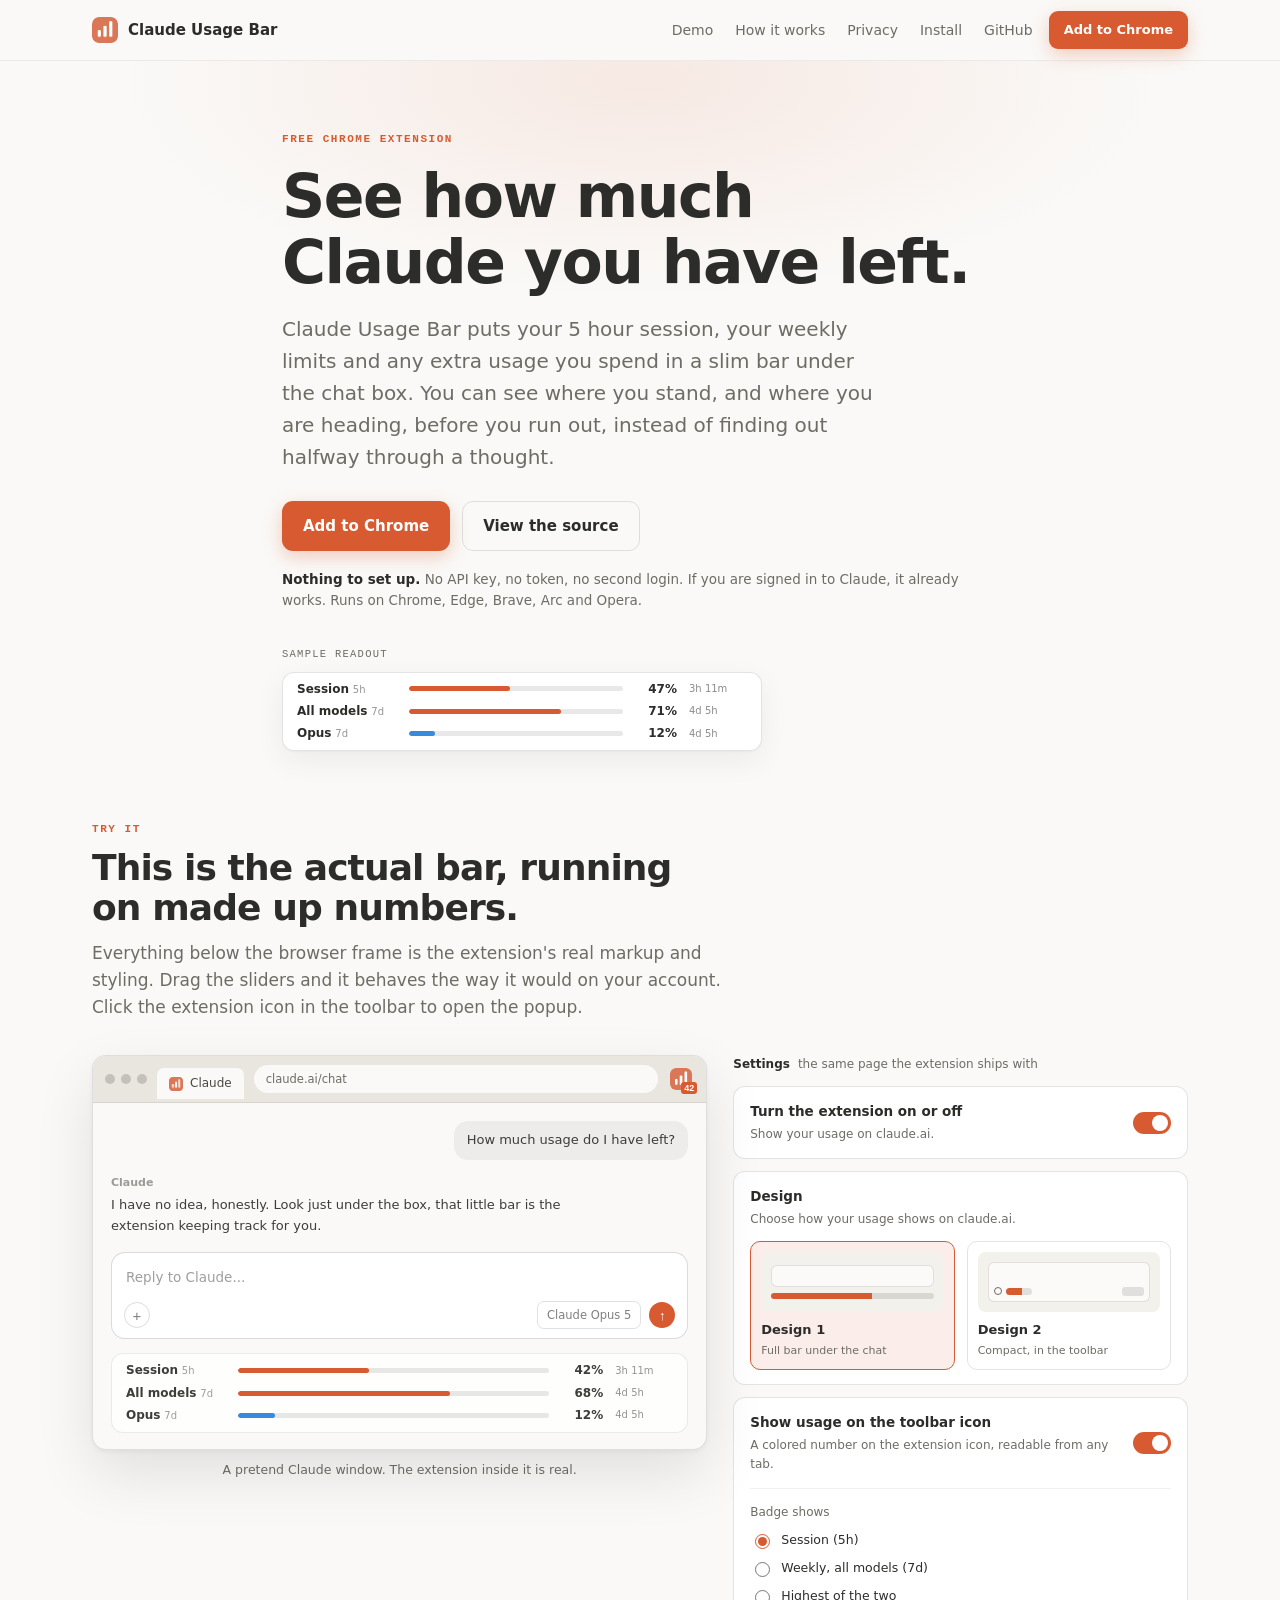
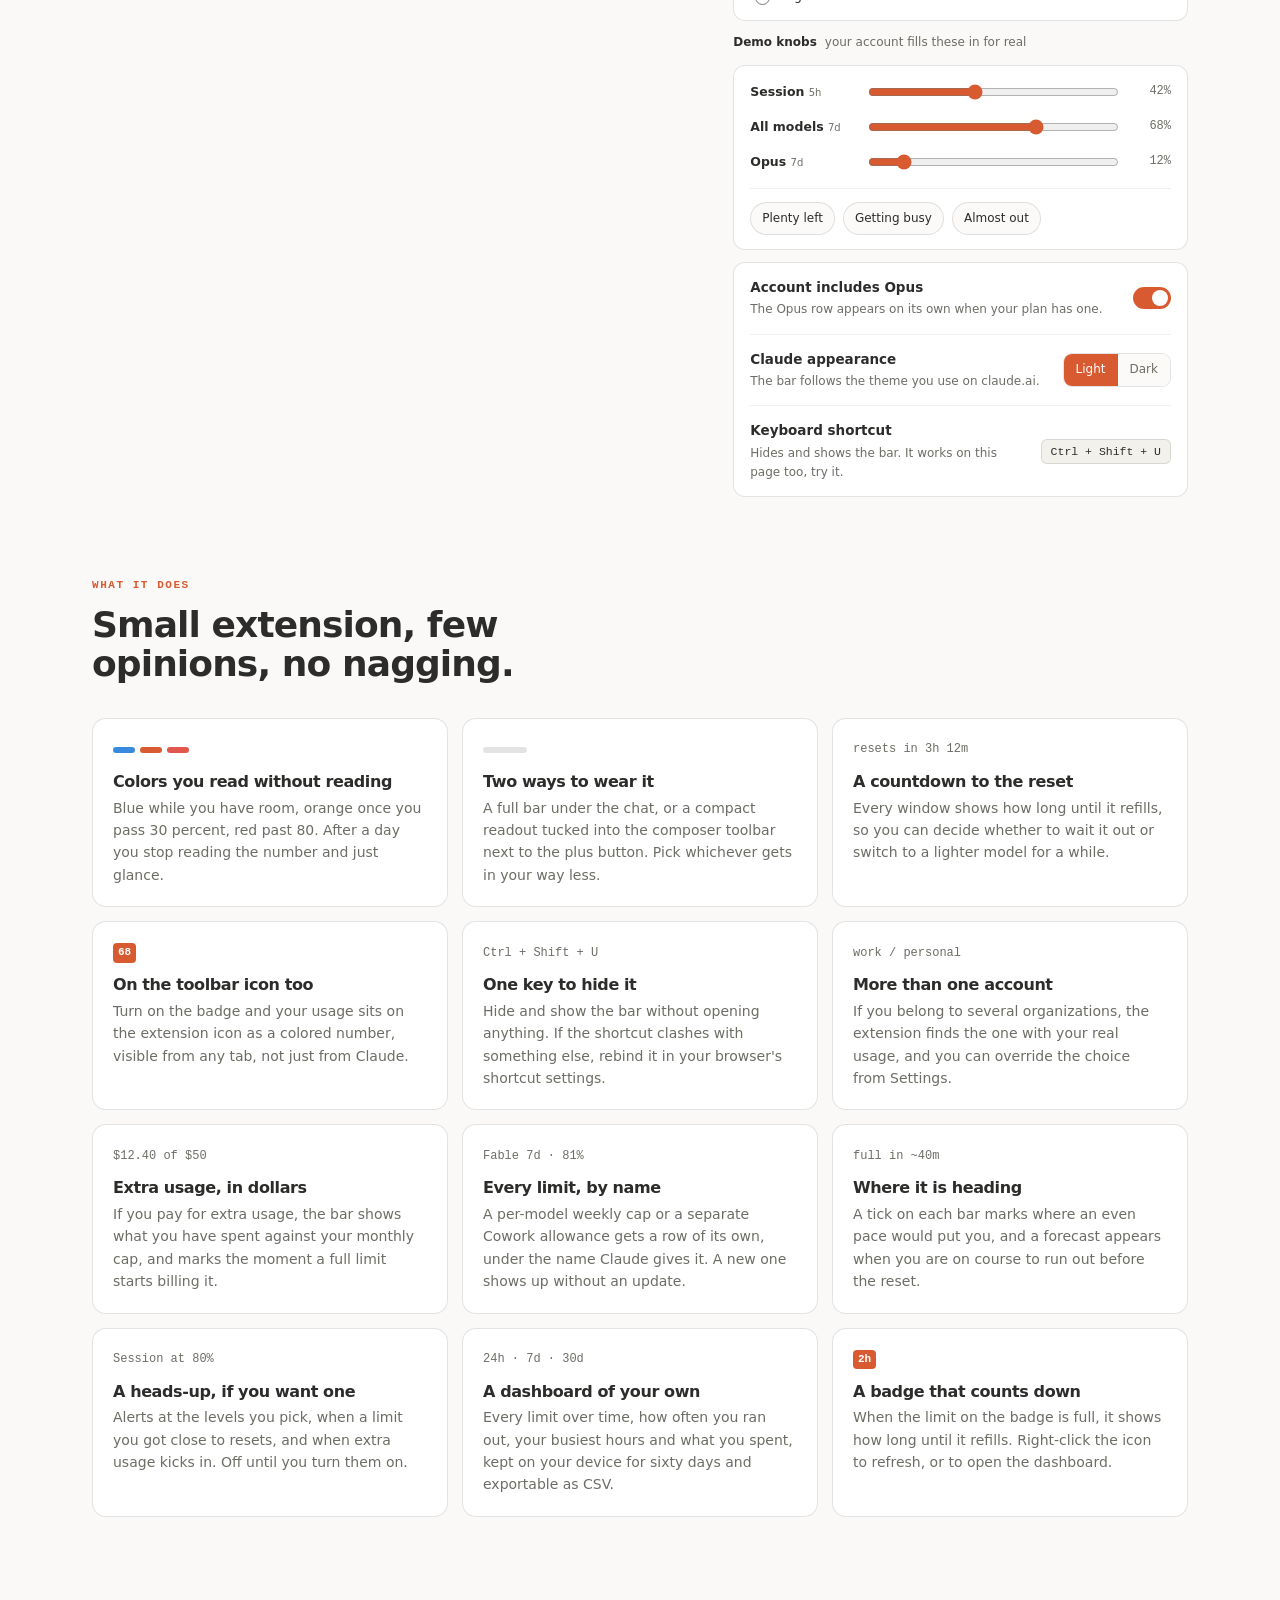
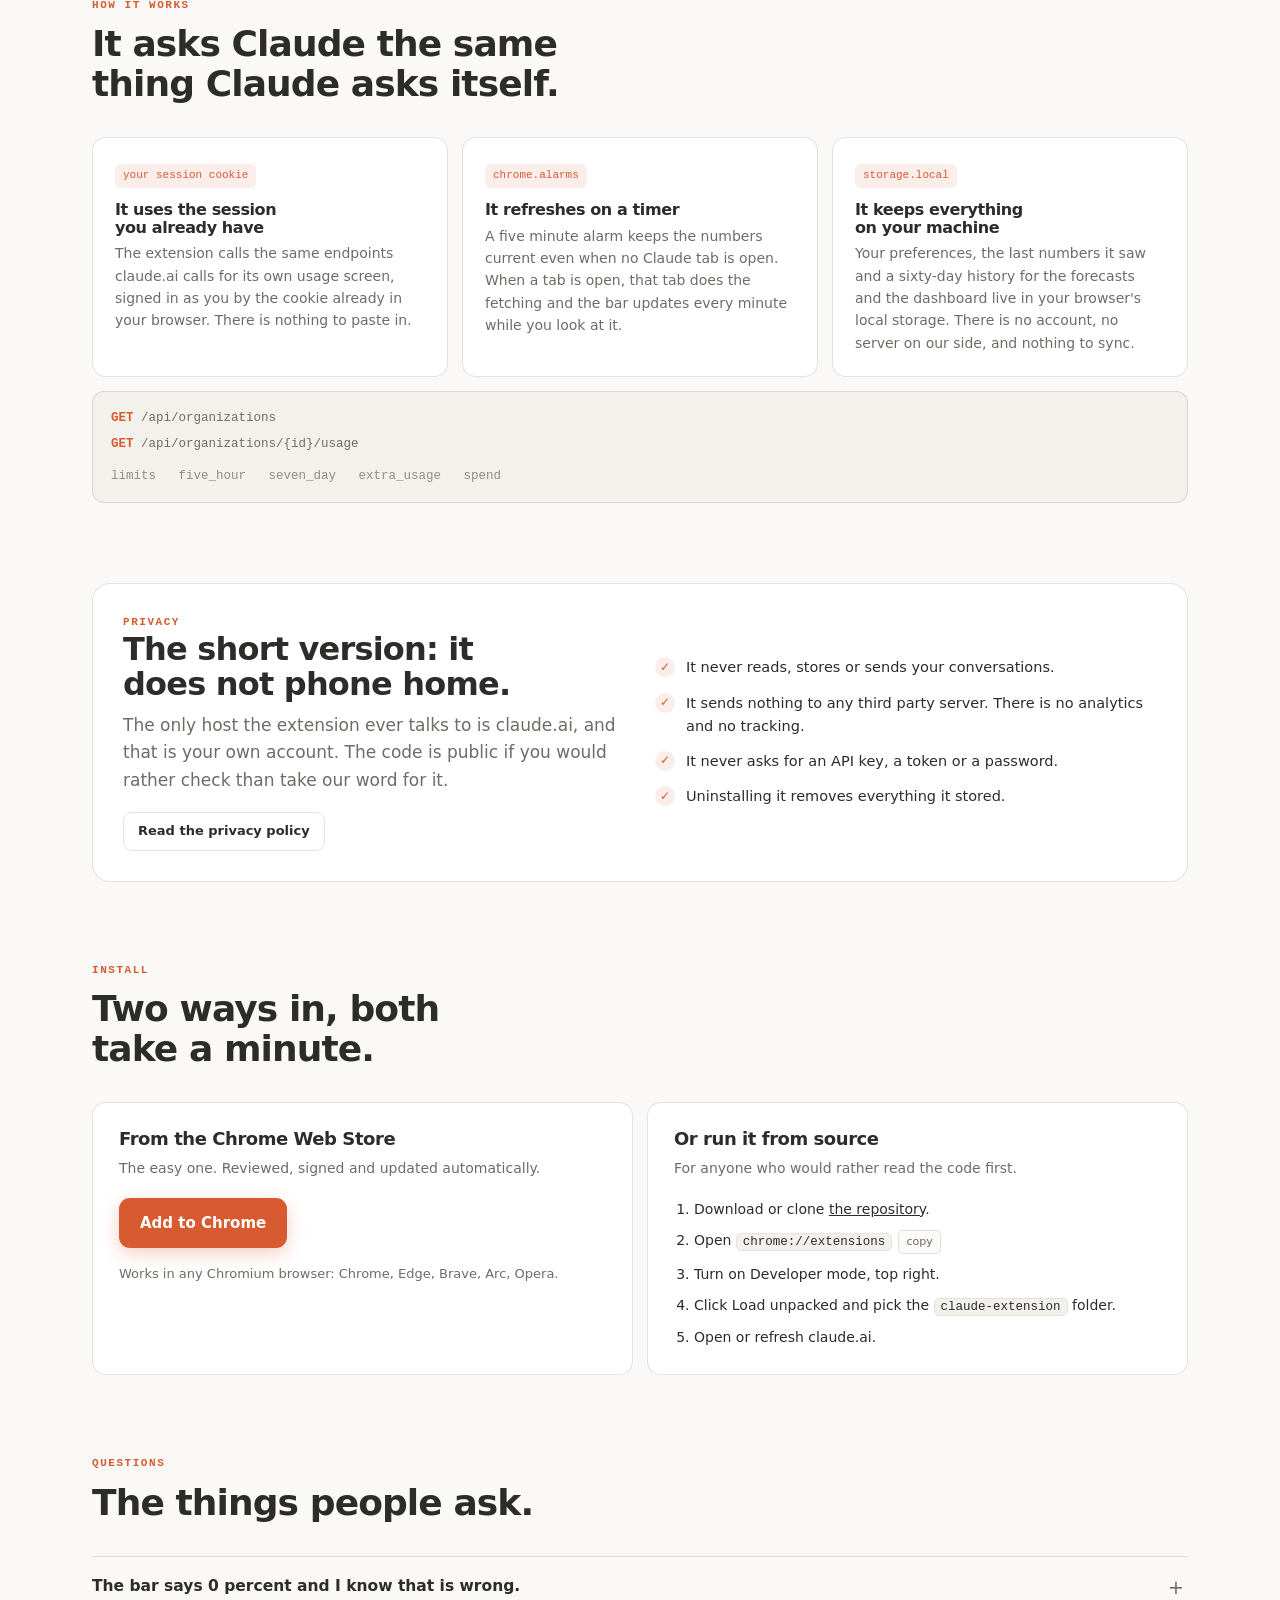
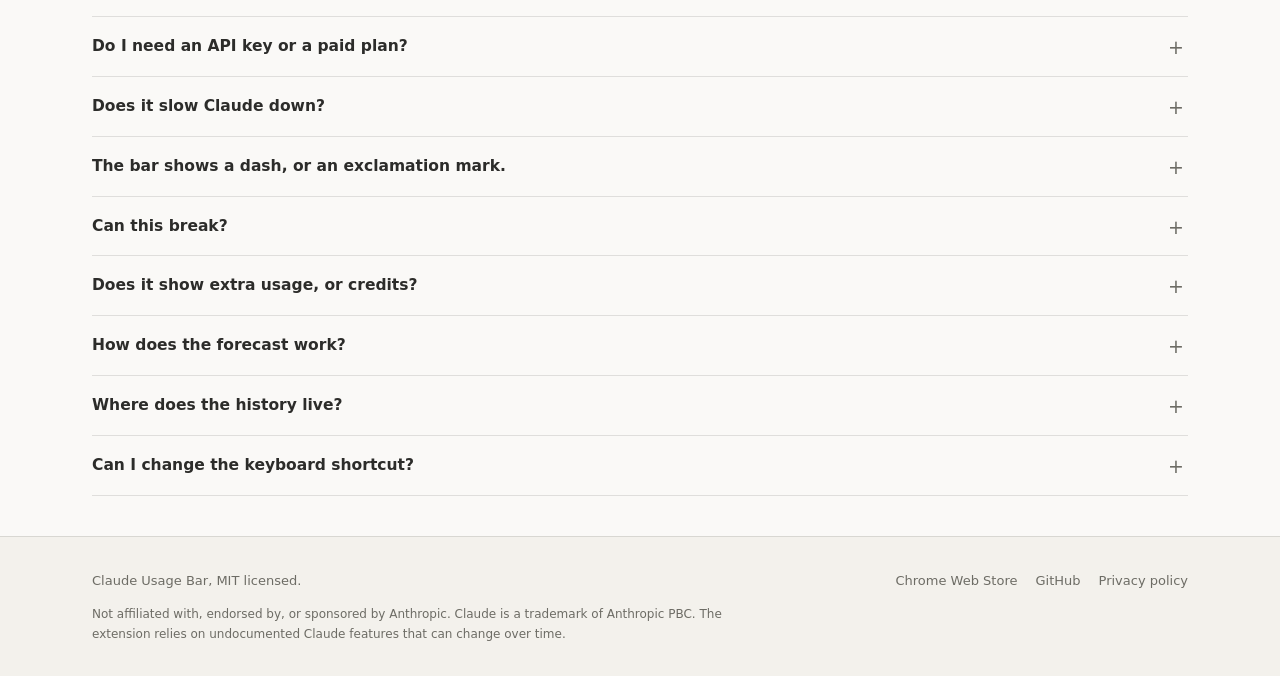
<file: index.html>
<!doctype html>
<html lang="en">
<head>
<meta charset="utf-8" />
<meta name="viewport" content="width=device-width, initial-scale=1" />
<title>Claude Usage Bar</title>
<meta name="description" content="A small Chrome extension that shows your Claude.ai usage, your 5 hour session, your weekly and per-model limits and any extra usage you spend, in a slim bar under the chat box, with history, forecasts and optional alerts. On the free plan it counts your messages in the 5 hour window instead. No sign-in, no tokens, nothing leaves your browser." />
<meta property="og:title" content="Claude Usage Bar" />
<meta property="og:description" content="See how much Claude you have left, right under the chat box." />
<meta property="og:type" content="website" />
<meta property="og:image" content="/claude-extension/icons/icon128.png" />
<meta name="theme-color" content="#d85a30" />
<link rel="icon" href="[data-uri]" />
<style>
/* ==========================================================================
   Page shell
   ========================================================================== */
:root{
  --bg:#faf9f7; --bg-2:#f3f1ec; --card:#ffffff; --card-2:#fbfaf8;
  --text:#2c2c2a; --muted:#6d6c65;
  --line:rgba(0,0,0,0.11); --line-soft:rgba(0,0,0,0.06);
  --accent:#d85a30; --accent-ink:#b8451f; --accent-soft:rgba(216,90,48,0.10);
  --blue:#378add; --red:#e2564d;
  --switch-off:#cfcdc6;
  --shadow:0 1px 2px rgba(0,0,0,.04), 0 10px 30px rgba(0,0,0,.06);
  --shadow-lg:0 2px 6px rgba(0,0,0,.05), 0 24px 60px rgba(0,0,0,.10);
  --radius:14px;
  /* The extension is a piece of system UI, so the page speaks system UI too:
     one sans for everything, and a mono that does real work on the numbers. */
  --sans:ui-sans-serif,-apple-system,"Segoe UI",system-ui,sans-serif;
  --mono:ui-monospace,"SF Mono",SFMono-Regular,Menlo,Consolas,monospace;
}
@media (prefers-color-scheme: dark){
  :root:not([data-theme="light"]){
    --bg:#1c1b1a; --bg-2:#232220; --card:#2a2926; --card-2:#302f2b;
    --text:#ecebe5; --muted:#a5a29a;
    --line:rgba(255,255,255,0.13); --line-soft:rgba(255,255,255,0.07);
    --accent:#e4744d; --accent-ink:#f0906c; --accent-soft:rgba(226,112,74,0.15);
    --switch-off:#55554f;
    --shadow:0 1px 2px rgba(0,0,0,.35), 0 10px 30px rgba(0,0,0,.35);
    --shadow-lg:0 2px 8px rgba(0,0,0,.4), 0 30px 70px rgba(0,0,0,.5);
  }
}
:root[data-theme="dark"]{
  --bg:#1c1b1a; --bg-2:#232220; --card:#2a2926; --card-2:#302f2b;
  --text:#ecebe5; --muted:#a5a29a;
  --line:rgba(255,255,255,0.13); --line-soft:rgba(255,255,255,0.07);
  --accent:#e4744d; --accent-ink:#f0906c; --accent-soft:rgba(226,112,74,0.15);
  --switch-off:#55554f;
  --shadow:0 1px 2px rgba(0,0,0,.35), 0 10px 30px rgba(0,0,0,.35);
  --shadow-lg:0 2px 8px rgba(0,0,0,.4), 0 30px 70px rgba(0,0,0,.5);
}

*{ box-sizing:border-box; }
html{ scroll-behavior:smooth; }
body{
  margin:0; background:var(--bg); color:var(--text); overflow-x:clip;
  font-family:var(--sans);
  font-size:16px; line-height:1.6; -webkit-font-smoothing:antialiased;
}
h1,h2,h3{ font-weight:700; letter-spacing:-0.025em; line-height:1.1; margin:0; text-wrap:balance; }
p{ margin:0; }
a{ color:inherit; }
img{ max-width:100%; }
.wrap{ width:100%; max-width:1140px; margin:0 auto; padding:0 22px; }
section{ scroll-margin-top:76px; }
:where(a,button,input,summary,[tabindex]):focus-visible{ outline:2px solid var(--accent); outline-offset:3px; border-radius:5px; }
.eyebrow{ font-family:var(--mono); font-size:11px; font-weight:600; letter-spacing:.14em; text-transform:uppercase; color:var(--accent); }
.lede{ color:var(--muted); font-size:17px; }
.sec-head{ max-width:640px; margin-bottom:34px; }
.sec-head h2{ font-size:clamp(26px,3.4vw,36px); margin:10px 0 12px; }

/* Buttons */
.btn{
  display:inline-flex; align-items:center; gap:9px; border-radius:11px; cursor:pointer;
  font:inherit; font-size:15px; font-weight:600; padding:12px 20px; text-decoration:none;
  white-space:nowrap;
  border:1px solid transparent; transition:transform .12s ease, background .18s ease, border-color .18s ease;
}
.btn:active{ transform:translateY(1px); }
.btn-primary{ background:var(--accent); color:#fff; box-shadow:0 6px 18px rgba(216,90,48,.28); }
.btn-primary:hover{ background:var(--accent-ink); }
.btn-ghost{ background:transparent; color:var(--text); border-color:var(--line); }
.btn-ghost:hover{ background:var(--card); }
.btn-sm{ font-size:13px; padding:8px 14px; border-radius:9px; }

/* Nav */
.nav{
  position:sticky; top:0; z-index:40; background:color-mix(in srgb, var(--bg) 88%, transparent);
  -webkit-backdrop-filter:blur(10px); backdrop-filter:blur(10px); border-bottom:1px solid var(--line-soft);
}
.nav-in{ display:flex; align-items:center; gap:16px; height:60px; }
.brand{ display:flex; align-items:center; gap:10px; font-weight:700; text-decoration:none; font-size:15px; white-space:nowrap; }
.brand img{ width:26px; height:26px; border-radius:7px; }
.nav-links{ display:flex; gap:22px; margin-left:auto; font-size:14px; color:var(--muted); }
.nav-links a{ text-decoration:none; }
.nav-links a:hover{ color:var(--text); }
.nav .btn{ margin-left:auto; }
.nav-links + .btn{ margin-left:0; }
@media (max-width:820px){ .nav-links{ display:none; } }
@media (max-width:520px){
  .wrap{ padding:0 16px; }
  .brand{ font-size:14px; gap:8px; }
  .brand img{ width:24px; height:24px; }
  .nav .btn{ font-size:13px; padding:9px 13px; }
}

/* Hero */
.hero{ position:relative; padding:70px 0 40px; overflow:hidden; }
.hero::before{
  content:""; position:absolute; inset:-200px 0 auto 0; height:520px; pointer-events:none;
  background:radial-gradient(58% 60% at 50% 42%, var(--accent-soft), transparent 70%);
}
.hero-in{ position:relative; max-width:760px; }
.hero h1{ font-size:clamp(36px,6vw,60px); margin:14px 0 18px; }
.hero .lede{ font-size:clamp(17px,2.1vw,20px); max-width:600px; }
.hero-cta{ display:flex; flex-wrap:wrap; gap:12px; margin-top:28px; }
.hero-note{ margin-top:18px; font-size:13.5px; color:var(--muted); }
.hero-note b{ color:var(--text); font-weight:600; }

/* A real instance of the bar, in the page's own colors rather than claude.ai's,
   so the first thing on screen is the thing being sold. */
.hero-readout{ margin-top:34px; max-width:480px; }
.hero-cap{ font-family:var(--mono); font-size:10.5px; letter-spacing:.12em; text-transform:uppercase; color:var(--muted); margin-bottom:9px; }
.hero-readout .cub-bar{
  margin:0; color:var(--text); background:var(--card); border-color:var(--line);
  -webkit-backdrop-filter:none; backdrop-filter:none; box-shadow:var(--shadow);
}
.hero-readout .cub-track{ background:var(--line); }

/* Generic card */
.card{ background:var(--card); border:1px solid var(--line); border-radius:var(--radius); box-shadow:var(--shadow); }

/* ==========================================================================
   Demo
   ========================================================================== */
.demo{ padding:30px 0 20px; }
.demo-grid{ display:grid; grid-template-columns:minmax(0,1.15fr) minmax(0,.85fr); gap:26px; align-items:start; }
/* minmax(0,1fr), not 1fr: the bar's own min-content would otherwise push the
   column wider than the screen on a narrow phone. */
@media (max-width:960px){ .demo-grid{ grid-template-columns:minmax(0,1fr); } }

.demo-stage{ position:sticky; top:76px; }
@media (max-width:960px){ .demo-stage{ position:static; } }
.demo-cap{ margin-top:10px; font-size:12.5px; color:var(--muted); text-align:center; }

/* Mock browser window */
/* The mock carries claude.ai's own colors, not the page tokens, so a light
   Claude window stays readable while this page is in dark mode. */
.mock{
  position:relative; border:1px solid var(--line); border-radius:14px; overflow:hidden;
  box-shadow:var(--shadow-lg); background:#faf9f7; color:#3d3d3a;
}
.mock-chrome{
  display:flex; align-items:center; gap:10px; padding:9px 12px;
  background:#e9e6e0; border-bottom:1px solid rgba(0,0,0,.08);
}
.dots{ display:flex; gap:6px; flex:none; }
.dots i{ width:10px; height:10px; border-radius:50%; background:rgba(0,0,0,.16); }
.mock-tab{
  display:flex; align-items:center; gap:7px; font-size:12px; color:#4a4843;
  background:#faf9f7; border-radius:7px 7px 0 0; padding:6px 12px; margin-bottom:-9px; flex:none;
}
.mock-tab img{ width:14px; height:14px; border-radius:3px; }
.mock-url{
  flex:1; min-width:0; font-size:11.5px; color:#6d6b64; background:#faf9f7;
  border-radius:999px; padding:5px 12px; overflow:hidden; text-overflow:ellipsis; white-space:nowrap;
}
.mock-ext{ display:flex; align-items:center; gap:6px; flex:none; }
.ext-icon{
  position:relative; display:block; width:26px; height:26px; padding:0; cursor:pointer;
  background:none; border:none; border-radius:7px; line-height:0;
}
.ext-icon:hover{ background:rgba(0,0,0,.07); }
.ext-icon img{ width:22px; height:22px; border-radius:6px; }
.ext-badge{
  position:absolute; right:-3px; bottom:-2px; min-width:16px; height:12px; padding:0 2px;
  border-radius:3px; background:#378add; color:#fff; font-size:9px; font-weight:700;
  line-height:12px; text-align:center; font-variant-numeric:tabular-nums;
}
.ext-badge[hidden]{ display:none; }

.mock-body{ padding:18px 18px 16px; min-height:330px; display:flex; flex-direction:column; }
.chat{ flex:1; display:flex; flex-direction:column; gap:14px; margin-bottom:16px; font-size:13px; }
.msg{ max-width:82%; }
.msg-user{ align-self:flex-end; background:rgba(0,0,0,.05); border-radius:14px; padding:9px 13px; }
.msg-ai{ align-self:flex-start; color:inherit; }
.msg-ai .who{ display:block; font-size:11px; font-weight:600; opacity:.5; margin-bottom:3px; }

/* Mock composer */
.cmp{ border:1px solid rgba(0,0,0,.14); background:#fff; border-radius:14px; padding:11px 12px 9px; }
.cmp-input{ font-size:13.5px; color:rgba(0,0,0,.38); padding:3px 2px 12px; }
.cmp-tools{ display:flex; align-items:center; gap:8px; }
.cmp-plus{
  flex:none; width:26px; height:26px; border-radius:50%; border:1px solid rgba(0,0,0,.22);
  background:none; color:inherit; font-size:15px; line-height:1; cursor:default; opacity:.65;
}
.cmp-spacer{ flex:1; min-width:6px; }
.cmp-model{ flex:none; font-size:11.5px; color:rgba(0,0,0,.5); border:1px solid rgba(0,0,0,.12); border-radius:7px; padding:4px 9px; white-space:nowrap; }
.cmp-send{ flex:none; width:26px; height:26px; border-radius:50%; border:none; background:#d85a30; color:#fff; font-size:13px; line-height:1; cursor:default; }

/* Mock in dark, matching claude.ai's dark surfaces */
.mock[data-claude-theme="dark"]{ background:#262624; }
.mock[data-claude-theme="dark"] .mock-chrome{ background:#1a1a18; border-bottom-color:rgba(255,255,255,.09); }
.mock[data-claude-theme="dark"] .dots i{ background:rgba(255,255,255,.2); }
.mock[data-claude-theme="dark"] .mock-tab{ background:#262624; color:#cfcdc6; }
.mock[data-claude-theme="dark"] .mock-url{ background:#262624; color:#9d9b94; }
.mock[data-claude-theme="dark"] .ext-icon:hover{ background:rgba(255,255,255,.1); }
.mock[data-claude-theme="dark"]{ color:#e7e7e3; }
.mock[data-claude-theme="dark"] .msg-user{ background:rgba(255,255,255,.08); }
.mock[data-claude-theme="dark"] .cmp{ background:#302f2c; border-color:rgba(255,255,255,.13); }
.mock[data-claude-theme="dark"] .cmp-input{ color:rgba(255,255,255,.42); }
.mock[data-claude-theme="dark"] .cmp-plus{ border-color:rgba(255,255,255,.3); }
.mock[data-claude-theme="dark"] .cmp-model{ color:rgba(255,255,255,.55); border-color:rgba(255,255,255,.15); }

/* --------------------------------------------------------------------------
   The extension itself. These rules are lifted from the extension's
   content.css and popup.css. The only change: the extension switches to dark
   with @media (prefers-color-scheme: dark), and here the same rules hang off
   the mock's data-claude-theme so the appearance switch works on its own.
   -------------------------------------------------------------------------- */
.cub-bar{
  box-sizing:border-box; width:100%; margin:14px auto 0; padding:9px 14px;
  display:flex; flex-direction:column; gap:8px;
  font-family:ui-sans-serif,-apple-system,"Segoe UI",system-ui,sans-serif;
  font-size:12px; line-height:1.2; color:#3d3d3a;
  background:rgba(255,255,255,.72); border:1px solid rgba(0,0,0,.08);
  border-radius:12px; -webkit-backdrop-filter:blur(6px); backdrop-filter:blur(6px);
  position:relative; z-index:5;
}
.cub-bar .cub-seg{ display:grid; grid-template-columns:100px minmax(30px,1fr) 42px 58px; column-gap:12px; align-items:center; }
.cub-bar .cub-seg[hidden]{ display:none; }
.cub-bar .cub-label{ min-width:0; white-space:nowrap; overflow:hidden; text-overflow:ellipsis; }
.cub-bar .cub-name{ font-weight:600; }
.cub-bar .cub-sub{ font-size:10px; opacity:.5; }
.cub-bar .cub-track{ display:block; height:5px; border-radius:999px; background:rgba(0,0,0,.09); overflow:hidden; }
.cub-bar .cub-fill{ display:block; height:100%; width:0; border-radius:999px; background:#b9b8b1; transition:width .4s ease, background .3s ease; }
.cub-bar .cub-fill.cub-low{ background:#378add; }
.cub-bar .cub-fill.cub-mid{ background:#d85a30; }
.cub-bar .cub-fill.cub-high{ background:#e2564d; }
.cub-bar .cub-val{ text-align:right; font-weight:600; font-variant-numeric:tabular-nums; }
.cub-bar .cub-reset{ text-align:left; font-size:10px; opacity:.55; white-space:nowrap; overflow:hidden; }

.mock[data-claude-theme="dark"] .cub-bar{ color:#e7e7e3; background:rgba(45,45,43,.7); border-color:rgba(255,255,255,.12); }
.mock[data-claude-theme="dark"] .cub-bar .cub-track{ background:rgba(255,255,255,.13); }

.cub-inline{
  display:inline-flex; align-items:center; gap:14px; flex:0 0 auto;
  align-self:center; margin:0 10px; vertical-align:middle;
  font-family:ui-sans-serif,-apple-system,"Segoe UI",system-ui,sans-serif;
  font-size:12px; line-height:1; color:#3d3d3a;
}
.cub-inline .cub-i-seg{ display:inline-flex; align-items:center; gap:7px; white-space:nowrap; }
.cub-inline .cub-i-seg[hidden]{ display:none; }
.cub-inline .cub-i-val{ font-weight:600; font-variant-numeric:tabular-nums; }
.cub-inline .cub-i-bar{ display:inline-block; width:80px; height:5px; border-radius:999px; background:rgba(0,0,0,.12); overflow:hidden; }
.cub-inline .cub-i-fill{ display:block; height:100%; width:0; border-radius:999px; background:#b9b8b1; transition:width .4s ease, background .3s ease; }
.cub-inline .cub-i-fill.cub-low{ background:#378add; }
.cub-inline .cub-i-fill.cub-mid{ background:#d85a30; }
.cub-inline .cub-i-fill.cub-high{ background:#e2564d; }
.cub-inline .cub-i-ring{ display:inline-flex; }
.cub-inline .cub-i-ring svg{ display:block; transform:rotate(-90deg); }
.cub-inline .cub-i-ring-bg{ fill:none; stroke:rgba(0,0,0,.12); stroke-width:2.5; }
.cub-inline .cub-i-ring-fill{
  fill:none; stroke:#b9b8b1; stroke-width:2.5; stroke-linecap:round;
  stroke-dasharray:50.265; stroke-dashoffset:50.265;
  transition:stroke-dashoffset .4s ease, stroke .3s ease;
}
.cub-inline .cub-i-ring-fill.cub-low{ stroke:#378add; }
.cub-inline .cub-i-ring-fill.cub-mid{ stroke:#d85a30; }
.cub-inline .cub-i-ring-fill.cub-high{ stroke:#e2564d; }

.mock[data-claude-theme="dark"] .cub-inline{ color:#e7e7e3; }
.mock[data-claude-theme="dark"] .cub-inline .cub-i-bar{ background:rgba(255,255,255,.16); }
.mock[data-claude-theme="dark"] .cub-inline .cub-i-ring-bg{ stroke:rgba(255,255,255,.16); }

/* The mock is far narrower than a real browser window, so on small screens the
   demo tightens the widget rather than letting the row overflow. The extension
   itself keeps its own measurements, it has a whole window to work with. */
@media (max-width:540px){
  .cub-inline{ gap:10px; margin:0 6px; }
  .cub-inline .cub-i-bar{ width:38px; }
  .cmp-model{ display:none; }
}
@media (max-width:420px){
  .mock-body{ padding:12px; }
  .cmp{ padding:9px 9px 8px; }
  .cub-bar{ padding:9px 10px; }
  .cub-bar .cub-seg{ grid-template-columns:74px minmax(20px,1fr) 34px 44px; column-gap:8px; }
  .cub-inline{ gap:8px; margin:0 4px; font-size:11px; }
  .cub-inline .cub-i-seg{ gap:5px; }
  .cub-inline .cub-i-bar{ width:20px; }
  .cmp-tools{ gap:6px; }
  .cmp-plus, .cmp-send{ width:22px; height:22px; font-size:13px; }
}

/* Popup replica, from popup.css */
.popup-wrap{ position:absolute; top:44px; right:12px; z-index:30; }
.popup-wrap[hidden]{ display:none; }
.popup{
  width:276px; border-radius:12px; border:1px solid rgba(0,0,0,.12); overflow:hidden;
  box-shadow:0 12px 40px rgba(0,0,0,.22); background:#faf9f7; color:#3d3d3a;
  font-family:ui-sans-serif,-apple-system,"Segoe UI",system-ui,sans-serif; font-size:13px;
  animation:pop .14s ease-out;
}
@keyframes pop{ from{ opacity:0; transform:translateY(-6px) scale(.98); } }
.p-wrap{ padding:12px 14px 14px; }
.p-head{ display:flex; align-items:center; justify-content:space-between; margin-bottom:12px; }
.p-title{ font-size:14px; font-weight:700; }
.p-rows{ display:flex; flex-direction:column; gap:12px; min-height:40px; }
.p-row-head{ display:flex; align-items:baseline; gap:6px; margin-bottom:5px; }
.p-label{ font-weight:600; }
.p-sub{ font-size:10px; opacity:.5; }
.p-val{ margin-left:auto; font-weight:600; font-variant-numeric:tabular-nums; }
.p-track{ height:6px; border-radius:999px; background:rgba(0,0,0,.09); overflow:hidden; }
.p-fill{ height:100%; width:0; border-radius:999px; background:#b9b8b1; transition:width .4s ease, background .3s ease; }
.p-fill.low{ background:#378add; }
.p-fill.mid{ background:#d85a30; }
.p-fill.high{ background:#e2564d; }
.p-reset{ margin-top:3px; font-size:10px; opacity:.55; }
.p-show{ margin-top:14px; }
.p-show-label{ font-size:11px; opacity:.6; }
.p-chks{ display:flex; flex-wrap:wrap; gap:10px 14px; margin-top:7px; }
.p-chk{ display:inline-flex; align-items:center; gap:6px; font-size:12px; cursor:pointer; }
.p-chk input{ accent-color:#d85a30; width:14px; height:14px; cursor:pointer; }
.p-foot{ display:flex; align-items:center; justify-content:space-between; gap:8px; margin-top:14px; padding-top:10px; border-top:1px solid rgba(0,0,0,.08); }
.p-status{ font-size:11px; opacity:.65; min-width:0; overflow:hidden; text-overflow:ellipsis; white-space:nowrap; }
.p-actions{ display:flex; gap:8px; flex:none; }
.popup .p-btn{ border:1px solid rgba(0,0,0,.12); background:#fff; color:inherit; font:inherit; font-size:12px; padding:4px 10px; border-radius:7px; cursor:pointer; }
.popup .p-btn:hover{ background:#f0efeb; }

.mock[data-claude-theme="dark"] .popup{ color:#e7e7e3; background:#262624; border-color:rgba(255,255,255,.14); }
.mock[data-claude-theme="dark"] .p-track{ background:rgba(255,255,255,.13); }
.mock[data-claude-theme="dark"] .p-foot{ border-top-color:rgba(255,255,255,.12); }
.mock[data-claude-theme="dark"] .popup .p-btn{ background:#333330; border-color:rgba(255,255,255,.14); }
.mock[data-claude-theme="dark"] .popup .p-btn:hover{ background:#3d3d3a; }

/* --------------------------------------------------------------------------
   Control panel. Same structure and class names as the extension's Settings
   page, redrawn against the page's own color tokens so it follows this site's
   theme instead of the visitor's system theme.
   -------------------------------------------------------------------------- */
.panel{ display:flex; flex-direction:column; gap:12px; }
.panel-tag{ display:flex; align-items:center; gap:8px; font-size:12px; color:var(--muted); }
.panel-tag b{ color:var(--text); font-weight:600; }
.o-card{ background:var(--card); border:1px solid var(--line); border-radius:12px; padding:14px 16px; }
.o-card + .o-card{ margin-top:0; }
.o-row{ display:flex; align-items:center; justify-content:space-between; gap:16px; }
.o-row + .o-row{ margin-top:14px; padding-top:14px; border-top:1px solid var(--line-soft); }
.o-row-text{ min-width:0; }
.o-row-label{ font-weight:600; font-size:13.5px; }
.o-row-sub{ font-size:12px; color:var(--muted); margin-top:2px; }
.o-actions{ display:flex; align-items:center; gap:10px; flex:none; }

.p-switch{ position:relative; display:inline-block; width:38px; height:22px; flex:none; }
.p-switch input{ opacity:0; width:0; height:0; position:absolute; }
.p-slider{ position:absolute; inset:0; cursor:pointer; background:var(--switch-off); border-radius:999px; transition:background .2s; }
.p-slider::before{ content:""; position:absolute; height:16px; width:16px; left:3px; top:3px; background:#fff; border-radius:50%; transition:transform .2s; }
.p-switch input:checked + .p-slider{ background:var(--accent); }
.p-switch input:checked + .p-slider::before{ transform:translateX(16px); }
.p-switch input:focus-visible + .p-slider{ outline:2px solid var(--accent); outline-offset:2px; }

.o-suboption{ margin-top:14px; padding-top:12px; border-top:1px solid var(--line-soft); transition:opacity .2s; }
.o-suboption.o-disabled{ opacity:.4; pointer-events:none; }
.o-suboption-label{ margin-bottom:8px; }
.o-radios{ display:flex; flex-direction:column; gap:8px; }
.o-radio{ display:inline-flex; align-items:center; gap:8px; font-size:12.5px; cursor:pointer; }
.o-radio input{ accent-color:var(--accent); width:15px; height:15px; cursor:pointer; }

.o-designs{ display:flex; gap:12px; margin-top:12px; }
.o-design{ flex:1; min-width:0; cursor:pointer; }
.o-design input{ position:absolute; opacity:0; width:0; height:0; }
.o-design-card{ border:1.5px solid var(--line); border-radius:10px; padding:10px; transition:border-color .15s, background .15s; }
.o-design:hover .o-design-card{ border-color:var(--accent-soft); }
.o-design input:checked + .o-design-card{ border-color:var(--accent); background:var(--accent-soft); }
.o-design input:focus-visible + .o-design-card{ outline:2px solid var(--accent); outline-offset:2px; }
.o-design-name{ font-weight:600; margin-top:8px; font-size:13px; }
.o-design-desc{ font-size:11px; color:var(--muted); margin-top:1px; }
.o-design-illus{ height:60px; border-radius:8px; background:var(--bg-2); padding:10px; display:flex; flex-direction:column; justify-content:center; gap:6px; overflow:hidden; }
.o-illus-composer{ background:var(--card-2); border:1px solid var(--line); border-radius:6px; }
.o-illus-1 .o-illus-composer{ height:22px; }
.o-illus-1 .o-illus-bar{ height:6px; border-radius:999px; background:linear-gradient(90deg, var(--accent) 62%, var(--line) 62%); }
.o-illus-2 .o-illus-composer{ height:40px; display:flex; align-items:flex-end; padding:5px; }
.o-illus-2 .o-illus-toolbar{ display:flex; align-items:center; gap:4px; width:100%; }
.o-illus-2 .o-illus-plus{ width:8px; height:8px; border-radius:50%; border:1.5px solid var(--muted); }
.o-illus-2 .o-illus-pill{ width:26px; height:7px; border-radius:999px; background:linear-gradient(90deg, var(--accent) 60%, var(--line) 60%); }
.o-illus-2 .o-illus-chip{ margin-left:auto; width:22px; height:9px; border-radius:3px; background:var(--line); }

.p-kbd{
  font-family:ui-monospace,"SF Mono",Menlo,monospace; font-size:11.5px; padding:5px 9px;
  border:1px solid var(--line); border-radius:6px; background:var(--bg-2); color:inherit;
  cursor:pointer; white-space:nowrap; flex:none;
}
.p-kbd:hover{ border-color:var(--accent); color:var(--accent); }
.p-kbd.flash{ background:var(--accent); color:#fff; border-color:var(--accent); }

/* Demo-only knobs */
.knob{ display:grid; grid-template-columns:106px 1fr 44px; align-items:center; gap:10px; }
.knob + .knob{ margin-top:11px; }
.knob-label{ font-size:12.5px; font-weight:600; }
.knob-label span{ font-weight:400; font-size:10px; color:var(--muted); }
.knob output{ text-align:right; font-family:var(--mono); font-size:12px; font-variant-numeric:tabular-nums; color:var(--muted); }
input[type="range"]{ width:100%; accent-color:var(--accent); cursor:pointer; height:20px; }
.presets{ display:flex; flex-wrap:wrap; gap:8px; margin-top:14px; padding-top:13px; border-top:1px solid var(--line-soft); }
.chip{
  font:inherit; font-size:12px; padding:6px 11px; border-radius:999px; cursor:pointer;
  border:1px solid var(--line); background:var(--card-2); color:inherit;
}
.chip:hover{ border-color:var(--accent); color:var(--accent); }
.chip[aria-pressed="true"]{ background:var(--accent); border-color:var(--accent); color:#fff; }
.seg{ display:inline-flex; border:1px solid var(--line); border-radius:9px; overflow:hidden; flex:none; }
.seg button{ font:inherit; font-size:12px; padding:6px 12px; border:none; background:var(--card-2); color:var(--muted); cursor:pointer; }
.seg button[aria-pressed="true"]{ background:var(--accent); color:#fff; }

/* ==========================================================================
   Content sections
   ========================================================================== */
.features{ padding:60px 0 10px; }
.feat-grid{ display:grid; grid-template-columns:repeat(3,minmax(0,1fr)); gap:14px; }
@media (max-width:900px){ .feat-grid{ grid-template-columns:repeat(2,minmax(0,1fr)); } }
@media (max-width:600px){ .feat-grid{ grid-template-columns:1fr; } }
.feat{ padding:20px; border-radius:var(--radius); border:1px solid var(--line); background:var(--card); }
.feat h3{ font-size:16px; margin-bottom:6px; font-family:inherit; font-weight:650; }
.feat p{ font-size:14px; color:var(--muted); }
.feat-ico{ display:flex; align-items:center; gap:5px; height:22px; margin-bottom:12px; }
.swatch{ width:22px; height:6px; border-radius:999px; }
/* Each card is labelled with the actual thing it produces: a countdown, a
   badge, a keycap. Mono, because all of it is readout, not prose. */
.feat-data{ font-family:var(--mono); font-size:12px; color:var(--muted); font-variant-numeric:tabular-nums; }
.feat-badge{ display:inline-block; padding:1px 5px; border-radius:4px; background:var(--accent); color:#fff; font-family:var(--mono); font-size:11px; font-weight:700; }

.how{ padding:70px 0 10px; }
.how-grid{ display:grid; grid-template-columns:repeat(3,minmax(0,1fr)); gap:14px; }
@media (max-width:800px){ .how-grid{ grid-template-columns:1fr; } }
.step{ padding:22px; border-radius:var(--radius); border:1px solid var(--line); background:var(--card); }
/* The tag names the mechanism the step actually uses, which carries more than
   a 1 / 2 / 3 would: these are three properties, not an ordered sequence. */
.step-tag{ display:inline-block; font-family:var(--mono); font-size:11px; padding:3px 8px; border-radius:6px; background:var(--accent-soft); color:var(--accent); margin-bottom:13px; }
.step h3{ font-size:16px; font-weight:650; margin-bottom:6px; }
.step p{ font-size:14px; color:var(--muted); }
.endpoints{
  margin-top:14px; padding:16px 18px; border-radius:12px; border:1px solid var(--line);
  background:var(--bg-2); font-family:ui-monospace,"SF Mono",Menlo,monospace; font-size:12.5px;
  color:var(--muted); overflow-x:auto;
}
.endpoints b{ color:var(--accent); font-weight:600; }
.endpoints div + div{ margin-top:6px; }

.privacy{ padding:70px 0 10px; }
.privacy-card{ padding:30px; border-radius:18px; border:1px solid var(--line); background:var(--card); display:grid; grid-template-columns:minmax(0,1fr) minmax(0,1fr); gap:30px; align-items:center; }
@media (max-width:800px){ .privacy-card{ grid-template-columns:1fr; padding:24px; gap:20px; } }
.privacy-card h2{ font-size:clamp(24px,3vw,32px); margin-bottom:10px; }
.no-list{ list-style:none; margin:0; padding:0; display:flex; flex-direction:column; gap:12px; }
.no-list li{ display:flex; gap:11px; font-size:14.5px; }
.tick{ flex:none; width:20px; height:20px; border-radius:50%; background:var(--accent-soft); color:var(--accent); display:grid; place-items:center; font-size:12px; font-weight:700; margin-top:1px; }

.install{ padding:70px 0 10px; }
.install-grid{ display:grid; grid-template-columns:minmax(0,1fr) minmax(0,1fr); gap:14px; }
@media (max-width:800px){ .install-grid{ grid-template-columns:1fr; } }
.install-card{ padding:26px; border-radius:var(--radius); border:1px solid var(--line); background:var(--card); }
.install-card h3{ font-size:18px; margin-bottom:8px; }
.install-card > p{ font-size:14px; color:var(--muted); margin-bottom:18px; }
ol.steps{ margin:0; padding-left:20px; display:flex; flex-direction:column; gap:9px; font-size:14px; }
ol.steps code{ font-family:ui-monospace,"SF Mono",Menlo,monospace; font-size:12.5px; background:var(--bg-2); border:1px solid var(--line-soft); padding:1px 6px; border-radius:5px; }
.copy{ font:inherit; font-size:11px; margin-left:6px; padding:2px 7px; border-radius:5px; border:1px solid var(--line); background:var(--card-2); color:var(--muted); cursor:pointer; }
.copy:hover{ color:var(--accent); border-color:var(--accent); }

.faq{ padding:70px 0 40px; }
.faq-list{ border-top:1px solid var(--line); }
details{ border-bottom:1px solid var(--line); }
summary{ cursor:pointer; padding:17px 30px 17px 0; font-weight:600; font-size:15.5px; position:relative; list-style:none; }
summary::-webkit-details-marker{ display:none; }
summary::after{ content:"+"; position:absolute; right:4px; top:15px; font-size:19px; font-weight:400; color:var(--muted); transition:transform .2s; }
details[open] summary::after{ transform:rotate(45deg); }
details p{ padding:0 30px 18px 0; color:var(--muted); font-size:14.5px; margin-top:-4px; }

footer{ border-top:1px solid var(--line); background:var(--bg-2); padding:34px 0; }
.foot-in{ display:flex; flex-wrap:wrap; gap:16px; align-items:center; justify-content:space-between; font-size:13px; color:var(--muted); }
.foot-links{ display:flex; flex-wrap:wrap; gap:18px; }
.foot-links a{ text-decoration:none; }
.foot-links a:hover{ color:var(--text); }
.foot-note{ margin-top:14px; font-size:12px; color:var(--muted); max-width:640px; }

@media (prefers-reduced-motion: reduce){
  html{ scroll-behavior:auto; }
  *,*::before,*::after{ animation-duration:.001ms !important; transition-duration:.001ms !important; }
}
</style>
</head>
<body>

<header class="nav">
  <div class="wrap nav-in">
    <a class="brand" href="#top">
      <img src="[data-uri]" alt="" />
      Claude Usage Bar
    </a>
    <nav class="nav-links">
      <a href="#demo">Demo</a>
      <a href="#how">How it works</a>
      <a href="#privacy">Privacy</a>
      <a href="#install">Install</a>
      <a href="https://github.com/Coldcomplex1/Claude-Usage-Bar">GitHub</a>
    </nav>
    <a class="btn btn-primary btn-sm" href="https://chromewebstore.google.com/detail/claude-usage-bar-track-yo/jlomdmgiaoldnhjfhehgjjkgnlighmeo">Add to Chrome</a>
  </div>
</header>

<main id="top">

  <section class="hero">
    <div class="wrap hero-in">
      <p class="eyebrow">Free Chrome extension</p>
      <h1>See how much Claude you have left.</h1>
      <p class="lede">
        Claude Usage Bar puts your 5 hour session, your weekly limits and any extra usage
        you spend in a slim bar under the chat box. You can see where you stand, and where
        you are heading, before you run out, instead of finding out halfway through a thought.
      </p>
      <div class="hero-cta">
        <a class="btn btn-primary" href="https://chromewebstore.google.com/detail/claude-usage-bar-track-yo/jlomdmgiaoldnhjfhehgjjkgnlighmeo">Add to Chrome</a>
        <a class="btn btn-ghost" href="https://github.com/Coldcomplex1/Claude-Usage-Bar">View the source</a>
      </div>
      <p class="hero-note">
        <b>Nothing to set up.</b> No API key, no token, no second login. If you are signed in
        to Claude, it already works. Runs on Chrome, Edge, Brave, Arc and Opera.
      </p>
      <div class="hero-readout">
        <p class="hero-cap">Sample readout</p>
        <div class="cub-bar" id="hero-bar"></div>
      </div>
    </div>
  </section>

  <section class="demo" id="demo">
    <div class="wrap">
      <div class="sec-head">
        <p class="eyebrow">Try it</p>
        <h2>This is the actual bar, running on made up numbers.</h2>
        <p class="lede">
          Everything below the browser frame is the extension's real markup and styling.
          Drag the sliders and it behaves the way it would on your account. Click the
          extension icon in the toolbar to open the popup.
        </p>
      </div>

      <div class="demo-grid">
        <div class="demo-stage">
          <div class="mock" id="mock" data-claude-theme="light">
            <div class="mock-chrome">
              <span class="dots"><i></i><i></i><i></i></span>
              <span class="mock-tab"><img src="[data-uri]" alt="" />Claude</span>
              <span class="mock-url">claude.ai/chat</span>
              <span class="mock-ext">
                <button class="ext-icon" id="ext-icon" aria-expanded="false" aria-label="Open the extension popup">
                  <img src="[data-uri]" alt="" />
                  <span class="ext-badge" id="ext-badge">42</span>
                </button>
              </span>
            </div>

            <div class="mock-body">
              <div class="chat">
                <div class="msg msg-user">How much usage do I have left?</div>
                <div class="msg msg-ai">
                  <span class="who">Claude</span>
                  I have no idea, honestly. Look just under the box, that little bar is
                  the extension keeping track for you.
                </div>
              </div>

              <div class="cmp">
                <div class="cmp-input">Reply to Claude...</div>
                <div class="cmp-tools">
                  <button class="cmp-plus" tabindex="-1" aria-hidden="true">+</button>
                  <!-- Design 2 widget is inserted right here, after the plus button -->
                  <span class="cmp-spacer"></span>
                  <span class="cmp-model">Claude Opus 5</span>
                  <button class="cmp-send" tabindex="-1" aria-hidden="true">&#8593;</button>
                </div>
              </div>
              <!-- Design 1 bar is inserted right here, under the composer -->
            </div>

            <div class="popup-wrap" id="popup-wrap" hidden>
              <div class="popup">
                <div class="p-wrap">
                  <div class="p-head"><span class="p-title">Claude Usage</span></div>
                  <div class="p-rows" id="p-rows"></div>
                  <div class="p-show">
                    <span class="p-show-label">Show in bar</span>
                    <div class="p-chks">
                      <label class="p-chk"><input type="checkbox" data-show="session" checked /><span>Session</span></label>
                      <label class="p-chk"><input type="checkbox" data-show="allModels" checked /><span>All models</span></label>
                    </div>
                  </div>
                  <div class="p-foot">
                    <span class="p-status" id="p-status">Updated just now</span>
                    <div class="p-actions">
                      <button class="p-btn" id="p-settings">Settings</button>
                      <button class="p-btn" id="p-refresh">Refresh</button>
                    </div>
                  </div>
                </div>
              </div>
            </div>
          </div>
          <p class="demo-cap">A pretend Claude window. The extension inside it is real.</p>
        </div>

        <div class="panel">
          <p class="panel-tag"><b>Settings</b> the same page the extension ships with</p>

          <div class="o-card">
            <div class="o-row">
              <div class="o-row-text">
                <div class="o-row-label">Turn the extension on or off</div>
                <div class="o-row-sub">Show your usage on claude.ai.</div>
              </div>
              <label class="p-switch" title="Turn the extension on or off">
                <input type="checkbox" id="c-enabled" checked />
                <span class="p-slider"></span>
              </label>
            </div>
          </div>

          <div class="o-card">
            <div class="o-row-label">Design</div>
            <div class="o-row-sub">Choose how your usage shows on claude.ai.</div>
            <div class="o-designs">
              <label class="o-design">
                <input type="radio" name="design" value="1" checked />
                <div class="o-design-card">
                  <div class="o-design-illus o-illus-1">
                    <div class="o-illus-composer"></div>
                    <div class="o-illus-bar"></div>
                  </div>
                  <div class="o-design-name">Design 1</div>
                  <div class="o-design-desc">Full bar under the chat</div>
                </div>
              </label>
              <label class="o-design">
                <input type="radio" name="design" value="2" />
                <div class="o-design-card">
                  <div class="o-design-illus o-illus-2">
                    <div class="o-illus-composer">
                      <div class="o-illus-toolbar">
                        <span class="o-illus-plus"></span>
                        <span class="o-illus-pill"></span>
                        <span class="o-illus-chip"></span>
                      </div>
                    </div>
                  </div>
                  <div class="o-design-name">Design 2</div>
                  <div class="o-design-desc">Compact, in the toolbar</div>
                </div>
              </label>
            </div>
          </div>

          <div class="o-card">
            <div class="o-row">
              <div class="o-row-text">
                <div class="o-row-label">Show usage on the toolbar icon</div>
                <div class="o-row-sub">A colored number on the extension icon, readable from any tab.</div>
              </div>
              <label class="p-switch" title="Show usage on the toolbar icon">
                <input type="checkbox" id="c-badge" checked />
                <span class="p-slider"></span>
              </label>
            </div>
            <div class="o-suboption" id="badge-opts">
              <div class="o-row-sub o-suboption-label">Badge shows</div>
              <div class="o-radios">
                <label class="o-radio"><input type="radio" name="badge-source" value="session" checked /><span>Session (5h)</span></label>
                <label class="o-radio"><input type="radio" name="badge-source" value="allModels" /><span>Weekly, all models (7d)</span></label>
                <label class="o-radio"><input type="radio" name="badge-source" value="highest" /><span>Highest of the two</span></label>
              </div>
            </div>
          </div>

          <p class="panel-tag"><b>Demo knobs</b> your account fills these in for real</p>

          <div class="o-card">
            <div class="knob">
              <label class="knob-label" for="c-session">Session <span>5h</span></label>
              <input type="range" id="c-session" min="0" max="100" value="42" />
              <output id="o-session">42%</output>
            </div>
            <div class="knob">
              <label class="knob-label" for="c-all">All models <span>7d</span></label>
              <input type="range" id="c-all" min="0" max="100" value="68" />
              <output id="o-all">68%</output>
            </div>
            <div class="knob">
              <label class="knob-label" for="c-opus">Opus <span>7d</span></label>
              <input type="range" id="c-opus" min="0" max="100" value="12" />
              <output id="o-opus">12%</output>
            </div>
            <div class="presets">
              <button class="chip" data-preset="low">Plenty left</button>
              <button class="chip" data-preset="mid">Getting busy</button>
              <button class="chip" data-preset="high">Almost out</button>
            </div>
          </div>

          <div class="o-card">
            <div class="o-row">
              <div class="o-row-text">
                <div class="o-row-label">Account includes Opus</div>
                <div class="o-row-sub">The Opus row appears on its own when your plan has one.</div>
              </div>
              <label class="p-switch" title="Account includes Opus">
                <input type="checkbox" id="c-opus-on" checked />
                <span class="p-slider"></span>
              </label>
            </div>
            <div class="o-row">
              <div class="o-row-text">
                <div class="o-row-label">Claude appearance</div>
                <div class="o-row-sub">The bar follows the theme you use on claude.ai.</div>
              </div>
              <div class="seg" id="theme-seg">
                <button type="button" data-theme="light" aria-pressed="true">Light</button>
                <button type="button" data-theme="dark" aria-pressed="false">Dark</button>
              </div>
            </div>
            <div class="o-row">
              <div class="o-row-text">
                <div class="o-row-label">Keyboard shortcut</div>
                <div class="o-row-sub">Hides and shows the bar. It works on this page too, try it.</div>
              </div>
              <button class="p-kbd" id="c-hotkey">Ctrl + Shift + U</button>
            </div>
          </div>
        </div>
      </div>
    </div>
  </section>

  <section class="features">
    <div class="wrap">
      <div class="sec-head">
        <p class="eyebrow">What it does</p>
        <h2>Small extension, few opinions, no nagging.</h2>
      </div>
      <div class="feat-grid">
        <div class="feat">
          <div class="feat-ico">
            <span class="swatch" style="background:#378add"></span>
            <span class="swatch" style="background:#d85a30"></span>
            <span class="swatch" style="background:#e2564d"></span>
          </div>
          <h3>Colors you read without reading</h3>
          <p>Blue while you have room, orange once you pass 30 percent, red past 80. After a day you stop reading the number and just glance.</p>
        </div>
        <div class="feat">
          <div class="feat-ico"><span class="swatch" style="width:44px;background:var(--line)"></span></div>
          <h3>Two ways to wear it</h3>
          <p>A full bar under the chat, or a compact readout tucked into the composer toolbar next to the plus button. Pick whichever gets in your way less.</p>
        </div>
        <div class="feat">
          <div class="feat-ico"><span class="feat-data">resets in 3h 12m</span></div>
          <h3>A countdown to the reset</h3>
          <p>Every window shows how long until it refills, so you can decide whether to wait it out or switch to a lighter model for a while.</p>
        </div>
        <div class="feat">
          <div class="feat-ico"><span class="feat-badge">68</span></div>
          <h3>On the toolbar icon too</h3>
          <p>Turn on the badge and your usage sits on the extension icon as a colored number, visible from any tab, not just from Claude.</p>
        </div>
        <div class="feat">
          <div class="feat-ico"><span class="feat-data">Ctrl + Shift + U</span></div>
          <h3>One key to hide it</h3>
          <p>Hide and show the bar without opening anything. If the shortcut clashes with something else, rebind it in your browser's shortcut settings.</p>
        </div>
        <div class="feat">
          <div class="feat-ico"><span class="feat-data">work / personal</span></div>
          <h3>More than one account</h3>
          <p>If you belong to several organizations, the extension finds the one with your real usage, and you can override the choice from Settings.</p>
        </div>
        <div class="feat">
          <div class="feat-ico"><span class="feat-data">$12.40 of $50</span></div>
          <h3>Extra usage, in dollars</h3>
          <p>If you pay for extra usage, the bar shows what you have spent against your monthly cap, and marks the moment a full limit starts billing it.</p>
        </div>
        <div class="feat">
          <div class="feat-ico"><span class="feat-data">Fable 7d &middot; 81%</span></div>
          <h3>Every limit, by name</h3>
          <p>A per-model weekly cap or a separate Cowork allowance gets a row of its own, under the name Claude gives it. A new one shows up without an update.</p>
        </div>
        <div class="feat">
          <div class="feat-ico"><span class="feat-data">full in ~40m</span></div>
          <h3>Where it is heading</h3>
          <p>A tick on each bar marks where an even pace would put you, and a forecast appears when you are on course to run out before the reset.</p>
        </div>
        <div class="feat">
          <div class="feat-ico"><span class="feat-data">Session at 80%</span></div>
          <h3>A heads-up, if you want one</h3>
          <p>Alerts at the levels you pick, when a limit you got close to resets, and when extra usage kicks in. Off until you turn them on.</p>
        </div>
        <div class="feat">
          <div class="feat-ico"><span class="feat-data">24h &middot; 7d &middot; 30d</span></div>
          <h3>A dashboard of your own</h3>
          <p>Every limit over time, how often you ran out, your busiest hours and what you spent, kept on your device for sixty days and exportable as CSV.</p>
        </div>
        <div class="feat">
          <div class="feat-ico"><span class="feat-badge">2h</span></div>
          <h3>A badge that counts down</h3>
          <p>When the limit on the badge is full, it shows how long until it refills. Right-click the icon to refresh, or to open the dashboard.</p>
        </div>
      </div>
    </div>
  </section>

  <section class="how" id="how">
    <div class="wrap">
      <div class="sec-head">
        <p class="eyebrow">How it works</p>
        <h2>It asks Claude the same thing Claude asks itself.</h2>
      </div>
      <div class="how-grid">
        <div class="step">
          <div class="step-tag">your session cookie</div>
          <h3>It uses the session you already have</h3>
          <p>The extension calls the same endpoints claude.ai calls for its own usage screen, signed in as you by the cookie already in your browser. There is nothing to paste in.</p>
        </div>
        <div class="step">
          <div class="step-tag">chrome.alarms</div>
          <h3>It refreshes on a timer</h3>
          <p>A five minute alarm keeps the numbers current even when no Claude tab is open. When a tab is open, that tab does the fetching and the bar updates every minute while you look at it.</p>
        </div>
        <div class="step">
          <div class="step-tag">storage.local</div>
          <h3>It keeps everything on your machine</h3>
          <p>Your preferences, the last numbers it saw and a sixty-day history for the forecasts and the dashboard live in your browser's local storage. There is no account, no server on our side, and nothing to sync.</p>
        </div>
      </div>
      <div class="endpoints">
        <div><b>GET</b> /api/organizations</div>
        <div><b>GET</b> /api/organizations/{id}/usage</div>
        <div style="margin-top:12px;opacity:.75">limits &nbsp; five_hour &nbsp; seven_day &nbsp; extra_usage &nbsp; spend</div>
      </div>
    </div>
  </section>

  <section class="privacy" id="privacy">
    <div class="wrap">
      <div class="privacy-card">
        <div>
          <p class="eyebrow">Privacy</p>
          <h2>The short version: it does not phone home.</h2>
          <p class="lede">The only host the extension ever talks to is claude.ai, and that is your own account. The code is public if you would rather check than take our word for it.</p>
          <p style="margin-top:18px"><a class="btn btn-ghost btn-sm" href="/privacy">Read the privacy policy</a></p>
        </div>
        <ul class="no-list">
          <li><span class="tick">&#10003;</span><span>It never reads, stores or sends your conversations.</span></li>
          <li><span class="tick">&#10003;</span><span>It sends nothing to any third party server. There is no analytics and no tracking.</span></li>
          <li><span class="tick">&#10003;</span><span>It never asks for an API key, a token or a password.</span></li>
          <li><span class="tick">&#10003;</span><span>Uninstalling it removes everything it stored.</span></li>
        </ul>
      </div>
    </div>
  </section>

  <section class="install" id="install">
    <div class="wrap">
      <div class="sec-head">
        <p class="eyebrow">Install</p>
        <h2>Two ways in, both take a minute.</h2>
      </div>
      <div class="install-grid">
        <div class="install-card">
          <h3>From the Chrome Web Store</h3>
          <p>The easy one. Reviewed, signed and updated automatically.</p>
          <a class="btn btn-primary" href="https://chromewebstore.google.com/detail/claude-usage-bar-track-yo/jlomdmgiaoldnhjfhehgjjkgnlighmeo">Add to Chrome</a>
          <p style="margin-top:16px;font-size:13px;color:var(--muted)">Works in any Chromium browser: Chrome, Edge, Brave, Arc, Opera.</p>
        </div>
        <div class="install-card">
          <h3>Or run it from source</h3>
          <p>For anyone who would rather read the code first.</p>
          <ol class="steps">
            <li>Download or clone <a href="https://github.com/Coldcomplex1/Claude-Usage-Bar">the repository</a>.</li>
            <li>Open <code>chrome://extensions</code><button class="copy" id="copy-btn" type="button">copy</button></li>
            <li>Turn on Developer mode, top right.</li>
            <li>Click Load unpacked and pick the <code>claude-extension</code> folder.</li>
            <li>Open or refresh claude.ai.</li>
          </ol>
        </div>
      </div>
    </div>
  </section>

  <section class="faq">
    <div class="wrap">
      <div class="sec-head">
        <p class="eyebrow">Questions</p>
        <h2>The things people ask.</h2>
      </div>
      <div class="faq-list">
        <details>
          <summary>The bar says 0 percent and I know that is wrong.</summary>
          <p>You are probably in more than one organization, and the extension locked onto the wrong one. Open Settings, click Change next to Account, and pick the one showing your real numbers. Use automatic puts it back the way it was.</p>
        </details>
        <details>
          <summary>Do I need an API key or a paid plan?</summary>
          <p>Neither. There is nothing to buy and nothing to paste in. On a paid plan it reads your real percentages straight from Claude. On the free plan Claude publishes no usage figures at all, so there is nothing to read: the bar counts the messages you send in the current 5-hour window instead, and shows the countdown to when that window rolls over.</p>
        </details>
        <details>
          <summary>Does it slow Claude down?</summary>
          <p>No. It makes one small request every few minutes and draws a few divs. It never touches the conversation itself.</p>
        </details>
        <details>
          <summary>The bar shows a dash, or an exclamation mark.</summary>
          <p>A dash means it has no numbers yet, usually because you are signed out. An exclamation mark means the request failed. Refreshing claude.ai fixes most of it. If it sticks around, Claude may have changed something on their end. A free account is not this case: it shows a message count rather than a dash, because Claude reports no percentage to show.</p>
        </details>
        <details>
          <summary>Can this break?</summary>
          <p>Yes, and it is worth saying plainly. The usage endpoints are internal to Claude and undocumented, so Anthropic can change them at any time without warning. If that happens the bar goes quiet until the extension is updated.</p>
        </details>
        <details>
          <summary>Does it show extra usage, or credits?</summary>
          <p>Yes. If extra usage is switched on for your account, the bar shows what you have spent against your monthly cap, and a dot marks the moment a full limit means you are paying at API rates. The popup and the dashboard also show your balance and auto-reload when Claude reports them.</p>
        </details>
        <details>
          <summary>How does the forecast work?</summary>
          <p>It looks at how fast a limit has been filling lately, the last hour for the session and the last day for a weekly limit, and works out when it would run out at that rate. It is an estimate, and the bar only gives it a line when you are on course to run out before the limit resets.</p>
        </details>
        <details>
          <summary>Where does the history live?</summary>
          <p>In your browser, for sixty days, and nowhere else. Settings can switch it off or clear it, and the dashboard exports it as CSV or JSON.</p>
        </details>
        <details>
          <summary>Can I change the keyboard shortcut?</summary>
          <p>Open <code>chrome://extensions/shortcuts</code> and rebind it there. The default is Ctrl and Shift and U, or Command and Shift and U on a Mac.</p>
        </details>
      </div>
    </div>
  </section>
</main>

<footer>
  <div class="wrap">
    <div class="foot-in">
      <span>Claude Usage Bar, MIT licensed.</span>
      <span class="foot-links">
        <a href="https://chromewebstore.google.com/detail/claude-usage-bar-track-yo/jlomdmgiaoldnhjfhehgjjkgnlighmeo">Chrome Web Store</a>
        <a href="https://github.com/Coldcomplex1/Claude-Usage-Bar">GitHub</a>
        <a href="/privacy">Privacy policy</a>
      </span>
    </div>
    <p class="foot-note">
      Not affiliated with, endorsed by, or sponsored by Anthropic. Claude is a trademark
      of Anthropic PBC. The extension relies on undocumented Claude features that can
      change over time.
    </p>
  </div>
</footer>

<script>
(function(){
  "use strict";

  // ------------------------------------------------------------------
  // Lifted straight from the extension so the demo behaves like the real
  // thing: content.js for the thresholds and the two layouts, usage.js for
  // the reset countdown, background.js for the badge colors.
  // ------------------------------------------------------------------
  var SEGS = [
    { key:"session",   label:"Session",    sub:"5h", opus:false, ring:false, tip:"Current rolling 5-hour session" },
    { key:"allModels", label:"All models", sub:"7d", opus:false, ring:true,  tip:"Weekly usage, across all models" },
    { key:"opus",      label:"Opus",       sub:"7d", opus:true,  ring:true,  tip:"Weekly Opus allowance" }
  ];
  var RING_C = 2 * Math.PI * 8;

  function colorClass(p){ return p > 80 ? "cub-high" : p >= 30 ? "cub-mid" : "cub-low"; }
  function popClass(p){ return p == null ? "" : p > 80 ? "high" : p >= 30 ? "mid" : "low"; }
  function badgeColor(p){ return p > 80 ? "#e2564d" : p >= 30 ? "#d85a30" : "#378add"; }

  function fmtReset(iso){
    if (!iso) return "";
    var t = new Date(iso).getTime(); if (isNaN(t)) return "";
    var ms = t - Date.now(); if (ms <= 0) return "now";
    var h = Math.floor(ms/3600000), m = Math.floor((ms%3600000)/60000);
    if (h >= 24){ var d = Math.floor(h/24); return d+"d "+(h%24)+"h"; }
    if (h > 0) return h+"h "+m+"m";
    return m+"m";
  }

  // ------------------------------------------------------------------
  // Demo state. One object, one render.
  // ------------------------------------------------------------------
  var start = Date.now();
  var RESETS = {
    session:   start + (3*3600 + 12*60) * 1000,
    allModels: start + (4*24 + 6) * 3600 * 1000,
    opus:      start + (4*24 + 6) * 3600 * 1000
  };

  var S = {
    design:"1", enabled:true,
    session:42, allModels:68, opus:12, opusAvailable:true,
    showSession:true, showAllModels:true,
    badgeEnabled:true, badgeSource:"session",
    theme:"light", popupOpen:false
  };

  function iso(ms){ return new Date(ms).toISOString(); }
  function win(pct, resetAt, available){
    if (!available) return { available:false, pct:null, resetAt:null };
    return { available:true, pct:pct, resetAt:iso(resetAt) };
  }
  function data(){
    return {
      session:   win(S.session,   RESETS.session,   true),
      allModels: win(S.allModels, RESETS.allModels, true),
      opus:      win(S.opus,      RESETS.opus,      S.opusAvailable)
    };
  }
  function showMap(){ return { session:S.showSession, allModels:S.showAllModels }; }

  // ------------------------------------------------------------------
  // Design 1: the slim bar under the composer.
  // ------------------------------------------------------------------
  function segHtml(s){
    return '<div class="cub-seg" role="img" data-seg="'+s.key+'" title="'+s.tip+'">'+
      '<span class="cub-label"><span class="cub-name">'+s.label+'</span> <span class="cub-sub">'+s.sub+'</span></span>'+
      '<span class="cub-track"><span class="cub-fill"></span></span>'+
      '<span class="cub-val">&#8211;</span>'+
      '<span class="cub-reset"></span>'+
    '</div>';
  }
  var barEl = document.createElement("div");
  barEl.id = "cub-bar"; barEl.className = "cub-bar";
  barEl.innerHTML = SEGS.map(segHtml).join("");
  document.querySelector(".mock-body").appendChild(barEl);

  function fillSeg(node, d, label){
    var val = node.querySelector(".cub-val");
    var fill = node.querySelector(".cub-fill");
    var reset = node.querySelector(".cub-reset");
    if (!d || !d.available || d.pct == null){
      val.textContent = "–"; fill.style.width = "0%"; fill.className = "cub-fill"; reset.textContent = "";
      node.setAttribute("aria-label", label + ": no data");
      return;
    }
    var pct = Math.max(0, Math.min(100, Math.round(d.pct)));
    var r = pct > 0 ? fmtReset(d.resetAt) : "";
    val.textContent = pct + "%";
    fill.style.width = pct + "%";
    fill.className = "cub-fill " + colorClass(pct);
    reset.textContent = r;
    node.setAttribute("aria-label", label + ": " + pct + "% used" + (r ? ", resets in " + r : ""));
  }

  function renderBar(d, show){
    var any = false;
    SEGS.forEach(function(s){
      var node = barEl.querySelector('[data-seg="'+s.key+'"]');
      var w = d[s.key];
      var canShow = s.opus ? !!(w && w.available) : (show[s.key] !== false);
      node.hidden = !canShow;
      if (canShow){ any = true; fillSeg(node, w, s.label); }
    });
    barEl.style.display = (any && S.enabled && S.design === "1") ? "" : "none";
  }

  // A second, read-only instance of the same bar for the hero. It fills in on
  // load, so the page opens with the widget doing its job rather than a picture
  // of it. Same builder, same fill, fixed numbers.
  var heroEl = document.getElementById("hero-bar");
  var HERO = { session:47, allModels:71, opus:12 };
  heroEl.innerHTML = SEGS.map(segHtml).join("");

  function paintHero(empty){
    SEGS.forEach(function(s){
      var node = heroEl.querySelector('[data-seg="'+s.key+'"]');
      fillSeg(node, win(empty ? 0 : HERO[s.key], RESETS[s.key], true), s.label);
    });
  }
  function heroIntro(){
    if (window.matchMedia("(prefers-reduced-motion: reduce)").matches) return paintHero(false);
    paintHero(true);
    SEGS.forEach(function(s, i){
      var node = heroEl.querySelector('[data-seg="'+s.key+'"]');
      setTimeout(function(){
        fillSeg(node, win(HERO[s.key], RESETS[s.key], true), s.label);
      }, 260 + i * 130);
    });
  }

  // ------------------------------------------------------------------
  // Design 2: the compact widget in the composer toolbar.
  // ------------------------------------------------------------------
  function inlineSegHtml(s){
    var indicator = s.ring
      ? '<span class="cub-i-ring">'+
          '<svg viewBox="0 0 20 20" width="16" height="16" aria-hidden="true">'+
            '<circle class="cub-i-ring-bg" cx="10" cy="10" r="8"></circle>'+
            '<circle class="cub-i-ring-fill" cx="10" cy="10" r="8"></circle>'+
          '</svg>'+
        '</span>'
      : '<span class="cub-i-bar"><span class="cub-i-fill"></span></span>';
    var val = '<span class="cub-i-val">&#8211;</span>';
    var inner = s.ring ? (indicator + val) : (val + indicator);
    return '<span class="cub-i-seg" role="img" data-seg="'+s.key+'" title="'+s.tip+'">'+ inner +'</span>';
  }
  var inlineEl = document.createElement("div");
  inlineEl.id = "cub-inline"; inlineEl.className = "cub-inline";
  inlineEl.innerHTML = SEGS.map(inlineSegHtml).join("");
  var plus = document.querySelector(".cmp-plus");
  plus.insertAdjacentElement("afterend", inlineEl);

  function fillInlineSeg(node, d, s){
    var val = node.querySelector(".cub-i-val");
    if (!d || !d.available || d.pct == null){
      val.textContent = "–";
      if (s.ring){
        var rf0 = node.querySelector(".cub-i-ring-fill");
        rf0.style.strokeDasharray = RING_C; rf0.style.strokeDashoffset = RING_C;
        rf0.setAttribute("class", "cub-i-ring-fill");
      } else {
        var f0 = node.querySelector(".cub-i-fill");
        f0.style.width = "0%"; f0.className = "cub-i-fill";
      }
      node.setAttribute("aria-label", s.label + ": no data");
      node.setAttribute("title", s.label + " (" + s.sub + "): no data");
      return;
    }
    var pct = Math.max(0, Math.min(100, Math.round(d.pct)));
    var r = pct > 0 ? fmtReset(d.resetAt) : "";
    var cc = colorClass(pct);
    val.textContent = pct + "%";
    if (s.ring){
      var rf = node.querySelector(".cub-i-ring-fill");
      rf.style.strokeDasharray = RING_C;
      rf.style.strokeDashoffset = RING_C * (1 - pct / 100);
      rf.setAttribute("class", "cub-i-ring-fill " + cc);
    } else {
      var f = node.querySelector(".cub-i-fill");
      f.style.width = pct + "%";
      f.className = "cub-i-fill " + cc;
    }
    node.setAttribute("aria-label", s.label + ": " + pct + "% used" + (r ? ", resets in " + r : ""));
    node.setAttribute("title", s.label + " (" + s.sub + "): " + pct + "%" + (r ? ", resets in " + r : ""));
  }

  function renderInline(d, show){
    var any = false;
    SEGS.forEach(function(s){
      var node = inlineEl.querySelector('[data-seg="'+s.key+'"]');
      var w = d[s.key];
      var canShow = s.opus ? !!(w && w.available) : (show[s.key] !== false);
      node.hidden = !canShow;
      if (canShow){ any = true; fillInlineSeg(node, w, s); }
    });
    inlineEl.style.display = (any && S.enabled && S.design === "2") ? "" : "none";
  }

  // ------------------------------------------------------------------
  // Popup replica and the toolbar badge.
  // ------------------------------------------------------------------
  var rowsEl = document.getElementById("p-rows");
  function rowHtml(label, sub, d){
    var pct = d && d.available && d.pct != null ? Math.round(d.pct) : null;
    var reset = d && d.resetAt && pct > 0 ? fmtReset(d.resetAt) : "";
    return '<div class="p-row"><div class="p-row-head">'+
      '<span class="p-label">'+label+'</span><span class="p-sub">'+sub+'</span>'+
      '<span class="p-val">'+(pct == null ? "–" : pct+"%")+'</span></div>'+
      '<div class="p-track"><div class="p-fill '+popClass(pct)+'" style="width:'+(pct == null ? 0 : pct)+'%"></div></div>'+
      (reset ? '<div class="p-reset">resets '+reset+'</div>' : '')+
    '</div>';
  }
  function renderPopup(d){
    var html = rowHtml("Session","5h",d.session) + rowHtml("All models","7d",d.allModels);
    if (d.opus && d.opus.available) html += rowHtml("Opus","7d",d.opus);
    rowsEl.innerHTML = html;
  }

  var badgeEl = document.getElementById("ext-badge");
  function winPct(m){ return (m && m.available && m.pct != null) ? Math.round(m.pct) : null; }
  function badgePct(d, source){
    if (source === "session") return winPct(d.session);
    if (source === "allModels") return winPct(d.allModels);
    var s = winPct(d.session), a = winPct(d.allModels);
    if (s == null) return a;
    if (a == null) return s;
    return Math.max(s, a);
  }
  function renderBadge(d){
    if (!S.enabled || !S.badgeEnabled){ badgeEl.hidden = true; return; }
    var pct = badgePct(d, S.badgeSource);
    if (pct == null){ badgeEl.hidden = true; return; }
    badgeEl.hidden = false;
    badgeEl.textContent = String(Math.max(0, Math.min(100, pct)));
    badgeEl.style.background = badgeColor(pct);
  }

  // ------------------------------------------------------------------
  // One render for everything.
  // ------------------------------------------------------------------
  var mock = document.getElementById("mock");
  function render(){
    var d = data(), show = showMap();
    mock.setAttribute("data-claude-theme", S.theme);
    renderBar(d, show);
    renderInline(d, show);
    renderPopup(d);
    renderBadge(d);
  }

  // ------------------------------------------------------------------
  // Controls.
  // ------------------------------------------------------------------
  function on(el, ev, fn){ if (el) el.addEventListener(ev, fn); }
  var $ = function(id){ return document.getElementById(id); };

  on($("c-enabled"), "change", function(e){ S.enabled = e.target.checked; render(); });

  document.querySelectorAll('input[name="design"]').forEach(function(r){
    on(r, "change", function(){ if (r.checked){ S.design = r.value; render(); } });
  });

  var badgeOpts = $("badge-opts");
  on($("c-badge"), "change", function(e){
    S.badgeEnabled = e.target.checked;
    badgeOpts.classList.toggle("o-disabled", !e.target.checked);
    render();
  });
  document.querySelectorAll('input[name="badge-source"]').forEach(function(r){
    on(r, "change", function(){ if (r.checked){ S.badgeSource = r.value; render(); } });
  });

  // Sliders. The output label and the widget move together.
  var sliders = [
    { input:"c-session", out:"o-session", key:"session" },
    { input:"c-all",     out:"o-all",     key:"allModels" },
    { input:"c-opus",    out:"o-opus",    key:"opus" }
  ];
  sliders.forEach(function(s){
    var el = $(s.input), out = $(s.out);
    on(el, "input", function(){
      S[s.key] = Number(el.value);
      out.textContent = el.value + "%";
      clearPreset();
      render();
    });
  });
  function setSliders(v){
    sliders.forEach(function(s){
      var el = $(s.input);
      el.value = v[s.key];
      $(s.out).textContent = v[s.key] + "%";
      S[s.key] = v[s.key];
    });
    render();
  }

  var PRESETS = {
    low:  { session:12, allModels:21, opus:6 },
    mid:  { session:47, allModels:62, opus:38 },
    high: { session:93, allModels:88, opus:71 }
  };
  var presetBtns = document.querySelectorAll("[data-preset]");
  function clearPreset(){ presetBtns.forEach(function(b){ b.setAttribute("aria-pressed","false"); }); }
  presetBtns.forEach(function(b){
    on(b, "click", function(){
      clearPreset();
      b.setAttribute("aria-pressed","true");
      setSliders(PRESETS[b.getAttribute("data-preset")]);
    });
  });

  on($("c-opus-on"), "change", function(e){ S.opusAvailable = e.target.checked; render(); });

  document.querySelectorAll("#theme-seg button").forEach(function(b){
    on(b, "click", function(){
      document.querySelectorAll("#theme-seg button").forEach(function(x){ x.setAttribute("aria-pressed","false"); });
      b.setAttribute("aria-pressed","true");
      S.theme = b.getAttribute("data-theme");
      render();
    });
  });

  // Show in bar, wired from the popup and kept in sync with the state.
  document.querySelectorAll("[data-show]").forEach(function(cb){
    on(cb, "change", function(){
      if (cb.getAttribute("data-show") === "session") S.showSession = cb.checked;
      else S.showAllModels = cb.checked;
      render();
    });
  });

  // The hotkey. The key cap is clickable, and the real combination works too.
  var hotkeyBtn = $("c-hotkey");
  function toggleBar(){
    S.enabled = !S.enabled;
    $("c-enabled").checked = S.enabled;
    render();
    hotkeyBtn.classList.add("flash");
    setTimeout(function(){ hotkeyBtn.classList.remove("flash"); }, 260);
  }
  on(hotkeyBtn, "click", toggleBar);
  document.addEventListener("keydown", function(e){
    if ((e.key || "").toLowerCase() !== "u") return;
    if (!e.shiftKey || !(e.ctrlKey || e.metaKey)) return;
    e.preventDefault();
    toggleBar();
  });

  // The popup, opened from the icon in the mock toolbar.
  var popWrap = $("popup-wrap"), extIcon = $("ext-icon");
  function setPopup(open){
    S.popupOpen = open;
    popWrap.hidden = !open;
    extIcon.setAttribute("aria-expanded", open ? "true" : "false");
  }
  on(extIcon, "click", function(e){ e.stopPropagation(); setPopup(!S.popupOpen); });
  document.addEventListener("click", function(e){
    if (S.popupOpen && !popWrap.contains(e.target)) setPopup(false);
  });
  document.addEventListener("keydown", function(e){ if (e.key === "Escape") setPopup(false); });

  // Refresh nudges the numbers up a little, which is the only direction usage
  // moves inside a window, then says so in the footer the way the popup does.
  on($("p-refresh"), "click", function(){
    var status = $("p-status");
    status.textContent = "Updating…";
    setTimeout(function(){
      var v = {
        session:   Math.min(100, S.session   + Math.round(Math.random()*7) + 1),
        allModels: Math.min(100, S.allModels + Math.round(Math.random()*4)),
        opus:      Math.min(100, S.opus      + Math.round(Math.random()*3))
      };
      clearPreset();
      setSliders(v);
      status.textContent = "Updated just now";
    }, 420);
  });
  on($("p-settings"), "click", function(){
    setPopup(false);
    var panel = document.querySelector(".panel");
    panel.scrollIntoView({ behavior:"smooth", block:"center" });
  });

  // Copy button on the install steps.
  on($("copy-btn"), "click", function(){
    var btn = $("copy-btn");
    var done = function(){ btn.textContent = "copied"; setTimeout(function(){ btn.textContent = "copy"; }, 1400); };
    try {
      navigator.clipboard.writeText("chrome://extensions").then(done, function(){ btn.textContent = "select it"; });
    } catch (err){ btn.textContent = "select it"; }
  });

  // Keep the reset countdowns honest while the page is open.
  setInterval(function(){ render(); paintHero(false); }, 30000);

  render();
  heroIntro();
})();
</script>
</body>
</html>
</file>
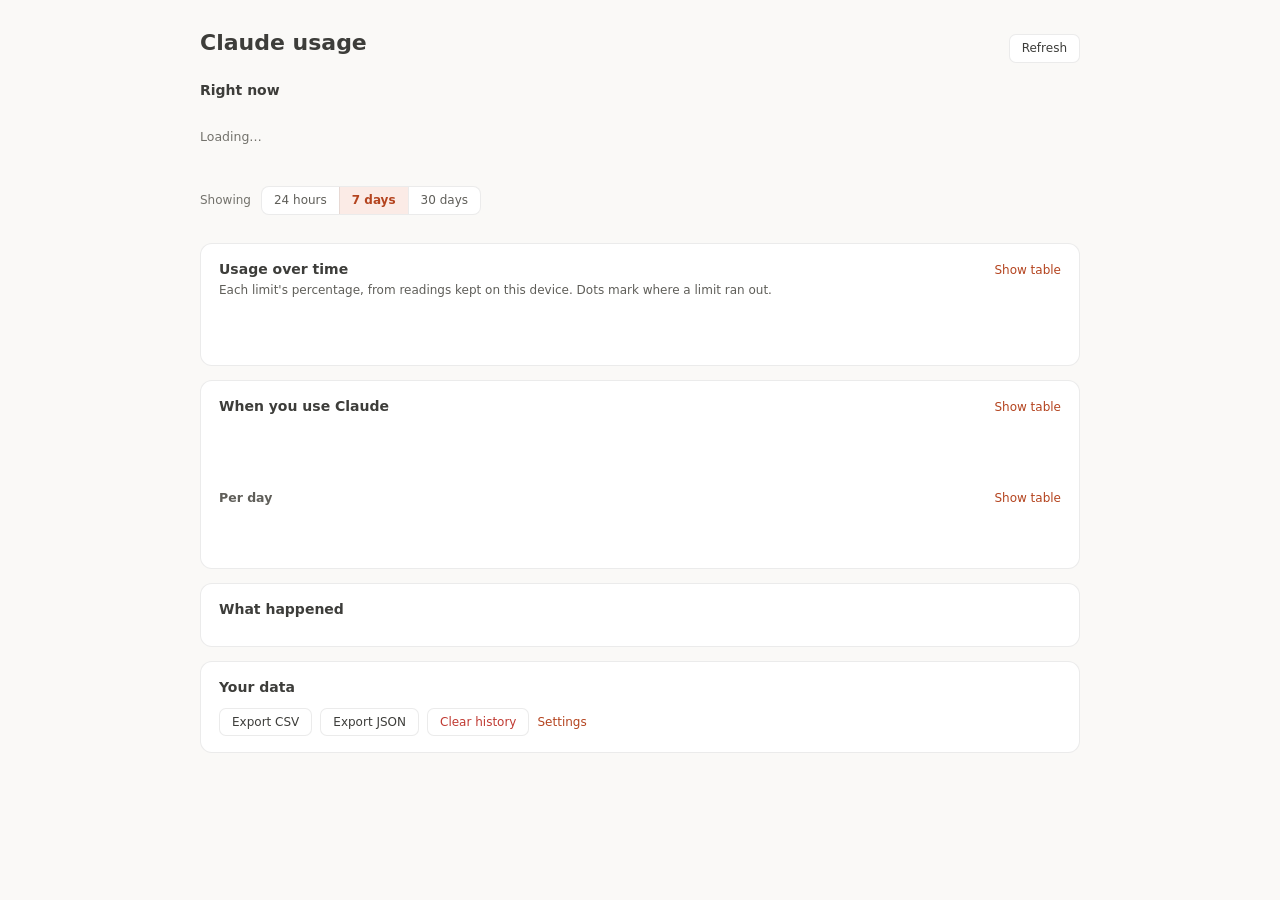
<file: claude-extension/dashboard.html>
<!doctype html>
<html lang="en">
  <head>
    <meta charset="utf-8" />
    <meta name="viewport" content="width=device-width, initial-scale=1" />
    <title>Claude Usage Dashboard</title>
    <link rel="stylesheet" href="dashboard.css" />
  </head>
  <body>
    <main class="d-wrap">
      <header class="d-head">
        <div class="d-head-text">
          <h1 class="d-title">Claude usage</h1>
          <div class="d-sub"><span id="tier" class="d-tier" hidden></span><span id="acct"></span></div>
        </div>
        <div class="d-head-actions">
          <span id="status" class="d-status"></span>
          <button id="refresh" class="d-btn" type="button">Refresh</button>
        </div>
      </header>

      <section aria-labelledby="now-h">
        <h2 id="now-h" class="d-h2">Right now</h2>
        <div id="now" class="d-now"><div class="d-empty">Loading…</div></div>
      </section>

      <!-- One filter row, above everything it scopes. -->
      <div class="d-filters" role="group" aria-label="Time range">
        <span class="d-filter-label">Showing</span>
        <div class="d-seg" id="range">
          <button type="button" data-range="1" aria-pressed="false">24 hours</button>
          <button type="button" data-range="7" aria-pressed="true">7 days</button>
          <button type="button" data-range="30" aria-pressed="false">30 days</button>
        </div>
      </div>

      <section aria-label="Summary" id="stats" class="d-stats"></section>

      <section class="d-card" aria-labelledby="hist-h">
        <div class="d-card-head">
          <div>
            <h2 id="hist-h" class="d-h2">Usage over time</h2>
            <div class="d-card-sub">Each limit's percentage, from readings kept on this device. Dots mark where a limit ran out.</div>
          </div>
          <button class="d-link" type="button" data-table="hist">Show table</button>
        </div>
        <div id="hist" class="d-chart"></div>
      </section>

      <section class="d-card" id="spend-card" aria-labelledby="spend-h" hidden>
        <div class="d-card-head">
          <div>
            <h2 id="spend-h" class="d-h2">Extra usage spent</h2>
            <div class="d-card-sub" id="spend-sub">What the extra-usage meter read over time.</div>
          </div>
          <button class="d-link" type="button" data-table="spend">Show table</button>
        </div>
        <div id="spend" class="d-chart"></div>
      </section>

      <section class="d-card" aria-labelledby="act-h">
        <div class="d-card-head">
          <div>
            <h2 id="act-h" class="d-h2">When you use Claude</h2>
            <div class="d-card-sub" id="act-sub"></div>
          </div>
          <button class="d-link" type="button" data-table="heat">Show table</button>
        </div>
        <div id="heat" class="d-chart"></div>
        <div class="d-card-head d-card-head-sub">
          <h3 class="d-h3" id="days-h">Per day</h3>
          <button class="d-link" type="button" data-table="days">Show table</button>
        </div>
        <div id="days" class="d-chart"></div>
      </section>

      <section class="d-card" aria-labelledby="ev-h">
        <h2 id="ev-h" class="d-h2">What happened</h2>
        <ul id="events" class="d-events"></ul>
      </section>

      <section class="d-card" aria-labelledby="data-h">
        <h2 id="data-h" class="d-h2">Your data</h2>
        <div class="d-actions">
          <button id="export-csv" class="d-btn" type="button">Export CSV</button>
          <button id="export-json" class="d-btn" type="button">Export JSON</button>
          <button id="clear" class="d-btn d-btn-danger" type="button">Clear history</button>
          <button id="settings" class="d-link" type="button">Settings</button>
        </div>
      </section>
    </main>

    <script src="usage.js"></script>
    <script src="session.js"></script>
    <script src="history.js"></script>
    <script src="charts.js"></script>
    <script src="dashboard.js"></script>
  </body>
</html>
</file>
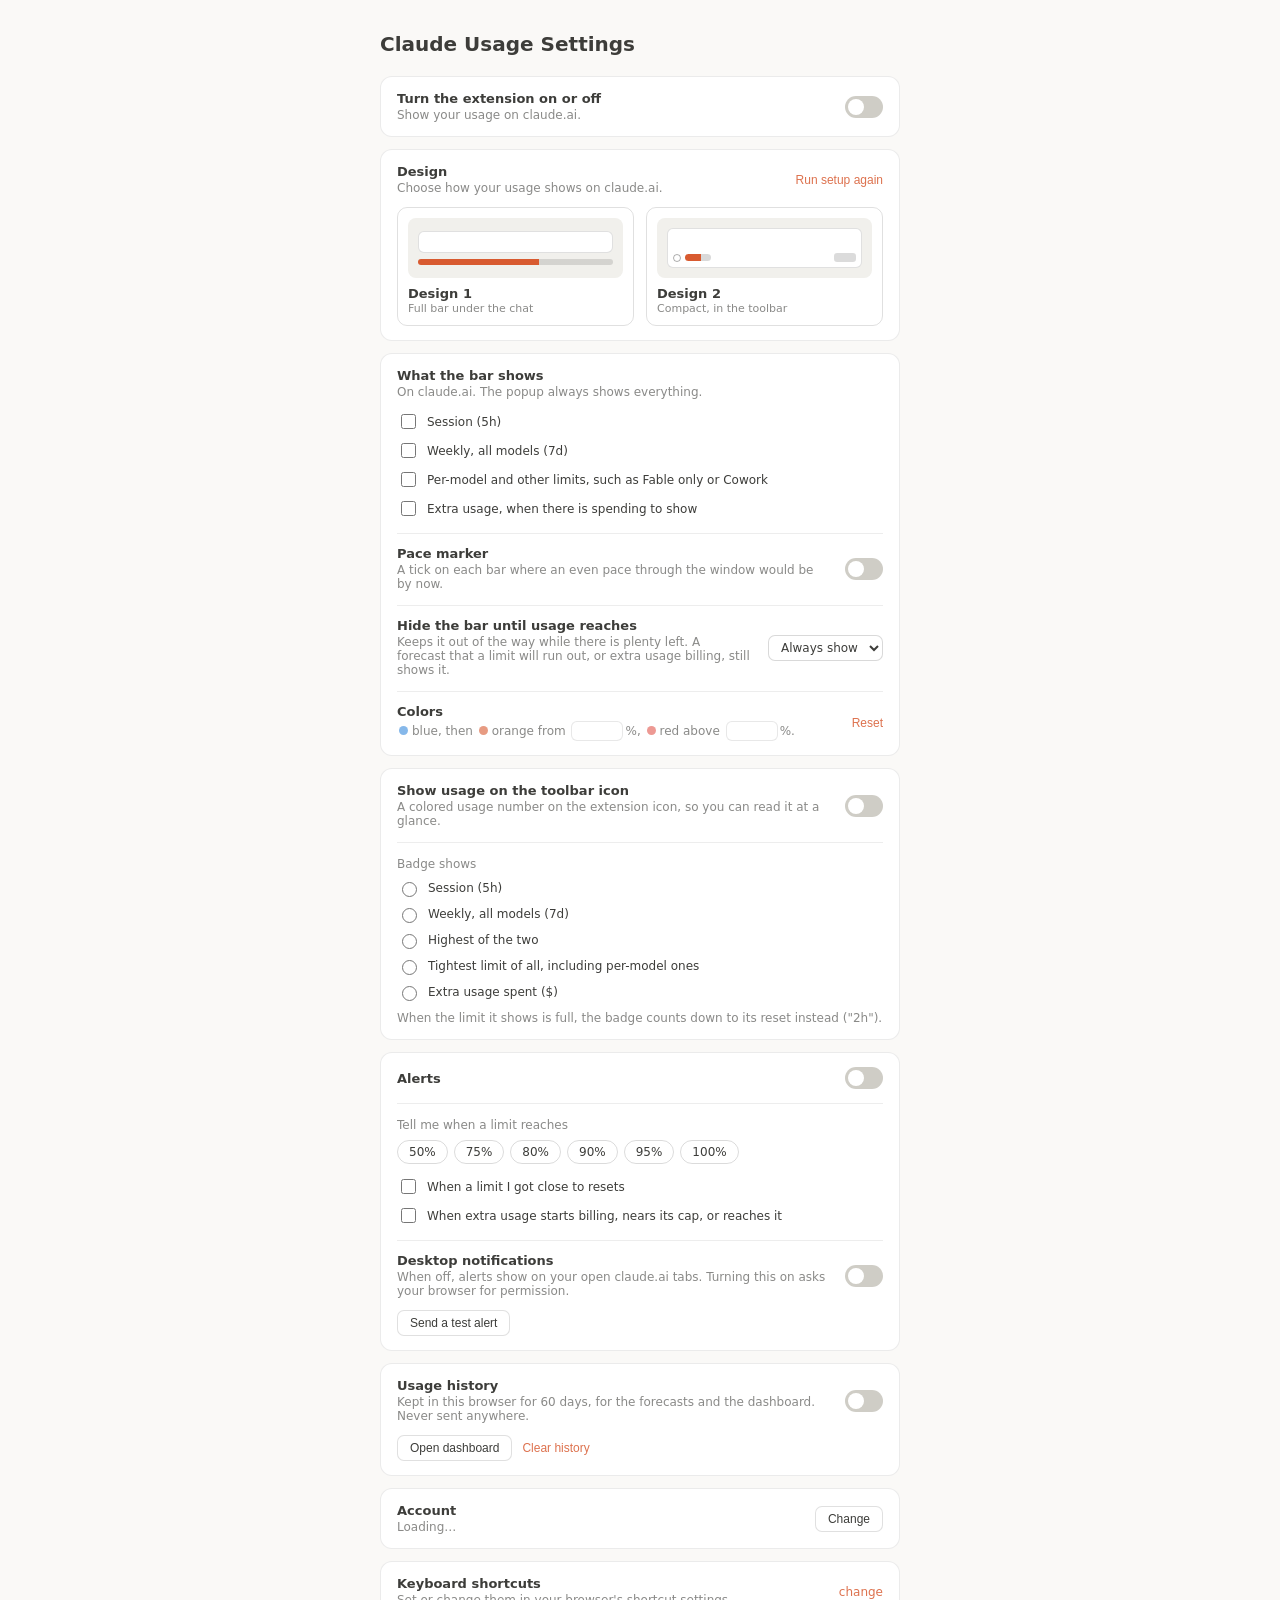
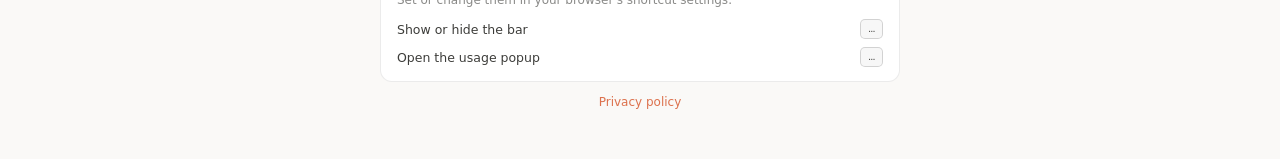
<file: claude-extension/options.html>
<!doctype html>
<html lang="en">
  <head>
    <meta charset="utf-8" />
    <meta name="viewport" content="width=device-width, initial-scale=1" />
    <title>Claude Usage Settings</title>
    <link rel="stylesheet" href="options.css" />
  </head>
  <body>
    <div class="o-wrap">
      <h1 class="o-title">Claude Usage Settings</h1>

      <section class="o-card">
        <div class="o-row">
          <div class="o-row-text">
            <div class="o-row-label">Turn the extension on or off</div>
            <div class="o-row-sub">Show your usage on claude.ai.</div>
          </div>
          <label class="p-switch" title="Turn the extension on or off">
            <input type="checkbox" id="toggle" />
            <span class="p-slider"></span>
          </label>
        </div>
      </section>

      <section class="o-card">
        <div class="o-row">
          <div class="o-row-text">
            <div class="o-row-label">Design</div>
            <div class="o-row-sub">Choose how your usage shows on claude.ai.</div>
          </div>
          <div class="o-actions">
            <button id="setup" class="p-link">Run setup again</button>
          </div>
        </div>
        <div class="o-designs">
          <label class="o-design">
            <input type="radio" name="design" value="1" />
            <div class="o-design-card">
              <div class="o-design-illus o-illus-1">
                <div class="o-illus-composer"></div>
                <div class="o-illus-bar"></div>
              </div>
              <div class="o-design-name">Design 1</div>
              <div class="o-design-desc">Full bar under the chat</div>
            </div>
          </label>
          <label class="o-design">
            <input type="radio" name="design" value="2" />
            <div class="o-design-card">
              <div class="o-design-illus o-illus-2">
                <div class="o-illus-composer">
                  <div class="o-illus-toolbar">
                    <span class="o-illus-plus"></span>
                    <span class="o-illus-pill"></span>
                    <span class="o-illus-chip"></span>
                  </div>
                </div>
              </div>
              <div class="o-design-name">Design 2</div>
              <div class="o-design-desc">Compact, in the toolbar</div>
            </div>
          </label>
        </div>
      </section>

      <section class="o-card">
        <div class="o-row-label">What the bar shows</div>
        <div class="o-row-sub">On claude.ai. The popup always shows everything.</div>
        <div class="o-show">
          <label class="o-radio"><input type="checkbox" data-show="session" /><span>Session (5h)</span></label>
          <label class="o-radio"><input type="checkbox" data-show="allModels" /><span>Weekly, all models (7d)</span></label>
          <label class="o-radio"><input type="checkbox" data-show="scoped" /><span>Per-model and other limits, such as Fable only or Cowork</span></label>
          <label class="o-radio"><input type="checkbox" data-show="credits" /><span>Extra usage, when there is spending to show</span></label>
        </div>

        <div class="o-row o-row-inner">
          <div class="o-row-text">
            <div class="o-row-label">Pace marker</div>
            <div class="o-row-sub">A tick on each bar where an even pace through the window would be by now.</div>
          </div>
          <label class="p-switch" title="Pace marker">
            <input type="checkbox" id="pref-pace" />
            <span class="p-slider"></span>
          </label>
        </div>

        <div class="o-row o-row-inner">
          <div class="o-row-text">
            <div class="o-row-label">Hide the bar until usage reaches</div>
            <div class="o-row-sub">Keeps it out of the way while there is plenty left. A forecast that a limit will run out, or extra usage billing, still shows it.</div>
          </div>
          <select id="pref-hide" class="o-select">
            <option value="0">Always show</option>
            <option value="25">25%</option>
            <option value="50">50%</option>
            <option value="75">75%</option>
            <option value="90">90%</option>
          </select>
        </div>

        <div class="o-row o-row-inner">
          <div class="o-row-text">
            <div class="o-row-label">Colors</div>
            <div class="o-row-sub">
              <span class="o-swatch o-sw-low"></span>blue, then
              <span class="o-swatch o-sw-mid"></span>orange from
              <input id="pref-mid" class="o-num" type="number" min="1" max="99" step="1" aria-label="Orange from, percent" />%,
              <span class="o-swatch o-sw-high"></span>red above
              <input id="pref-high" class="o-num" type="number" min="2" max="100" step="1" aria-label="Red above, percent" />%.
            </div>
            <div class="o-row-sub o-err" id="pref-colors-err" role="status"></div>
          </div>
          <button id="pref-colors-reset" class="p-link" type="button">Reset</button>
        </div>
      </section>

      <section class="o-card">
        <div class="o-row">
          <div class="o-row-text">
            <div class="o-row-label">Show usage on the toolbar icon</div>
            <div class="o-row-sub">A colored usage number on the extension icon, so you can read it at a glance.</div>
          </div>
          <label class="p-switch" title="Show usage on the toolbar icon">
            <input type="checkbox" id="badge-enabled" />
            <span class="p-slider"></span>
          </label>
        </div>

        <div id="badge-opts" class="o-suboption">
          <div class="o-row-sub o-suboption-label">Badge shows</div>
          <div class="o-radios">
            <label class="o-radio"><input type="radio" name="badge-source" value="session" /><span>Session (5h)</span></label>
            <label class="o-radio"><input type="radio" name="badge-source" value="allModels" /><span>Weekly, all models (7d)</span></label>
            <label class="o-radio"><input type="radio" name="badge-source" value="highest" /><span>Highest of the two</span></label>
            <label class="o-radio"><input type="radio" name="badge-source" value="tightest" /><span>Tightest limit of all, including per-model ones</span></label>
            <label class="o-radio"><input type="radio" name="badge-source" value="credits" /><span>Extra usage spent ($)</span></label>
          </div>
          <div class="o-row-sub o-hint">When the limit it shows is full, the badge counts down to its reset instead ("2h").</div>
        </div>
      </section>

      <section class="o-card">
        <div class="o-row">
          <div class="o-row-text">
            <div class="o-row-label">Alerts</div>
          </div>
          <label class="p-switch" title="Alerts">
            <input type="checkbox" id="alerts-on" />
            <span class="p-slider"></span>
          </label>
        </div>

        <div id="alerts-opts" class="o-suboption">
          <div class="o-row-sub o-suboption-label">Tell me when a limit reaches</div>
          <div class="o-chips" id="alerts-at">
            <label class="o-chip"><input type="checkbox" value="50" /><span>50%</span></label>
            <label class="o-chip"><input type="checkbox" value="75" /><span>75%</span></label>
            <label class="o-chip"><input type="checkbox" value="80" /><span>80%</span></label>
            <label class="o-chip"><input type="checkbox" value="90" /><span>90%</span></label>
            <label class="o-chip"><input type="checkbox" value="95" /><span>95%</span></label>
            <label class="o-chip"><input type="checkbox" value="100" /><span>100%</span></label>
          </div>
          <div class="o-checks">
            <label class="o-radio"><input type="checkbox" id="alerts-resets" /><span>When a limit I got close to resets</span></label>
            <label class="o-radio"><input type="checkbox" id="alerts-credits" /><span>When extra usage starts billing, nears its cap, or reaches it</span></label>
          </div>
          <div class="o-row o-row-inner">
            <div class="o-row-text">
              <div class="o-row-label">Desktop notifications</div>
              <div class="o-row-sub" id="desktop-sub">When off, alerts show on your open claude.ai tabs. Turning this on asks your browser for permission.</div>
            </div>
            <label class="p-switch" title="Desktop notifications">
              <input type="checkbox" id="alerts-desktop" />
              <span class="p-slider"></span>
            </label>
          </div>
          <div class="o-test">
            <button id="alerts-test" class="p-btn" type="button">Send a test alert</button>
            <span id="alerts-test-status" class="o-row-sub" role="status"></span>
          </div>
        </div>
      </section>

      <section class="o-card">
        <div class="o-row">
          <div class="o-row-text">
            <div class="o-row-label">Usage history</div>
            <div class="o-row-sub">Kept in this browser for 60 days, for the forecasts and the dashboard. Never sent anywhere.</div>
          </div>
          <label class="p-switch" title="Keep a usage history">
            <input type="checkbox" id="pref-history" />
            <span class="p-slider"></span>
          </label>
        </div>
        <div class="o-test">
          <button id="open-dashboard" class="p-btn" type="button">Open dashboard</button>
          <button id="clear-history" class="p-link" type="button">Clear history</button>
          <span id="history-status" class="o-row-sub" role="status"></span>
        </div>
      </section>

      <section class="o-card">
        <div class="o-row">
          <div class="o-row-text">
            <div class="o-row-label">Account</div>
            <div class="o-row-sub"><span id="acct">Loading…</span></div>
          </div>
          <div class="o-actions">
            <button id="auto" class="p-link" hidden>Use automatic</button>
            <button id="switch" class="p-btn">Change</button>
          </div>
        </div>
        <div id="scan" class="p-scan" hidden></div>
      </section>

      <section class="o-card">
        <div class="o-row">
          <div class="o-row-text">
            <div class="o-row-label">Keyboard shortcuts</div>
            <div class="o-row-sub">Set or change them in your browser's shortcut settings.</div>
          </div>
          <div class="o-actions">
            <a id="hk-edit" class="p-link" href="#">change</a>
          </div>
        </div>
        <div class="o-keys">
          <div class="o-key"><span>Show or hide the bar</span><span id="hk" class="p-kbd">…</span></div>
          <div class="o-key"><span>Open the usage popup</span><span id="hk-popup" class="p-kbd">…</span></div>
        </div>
      </section>

      <div class="o-foot">
        <a href="privacy-policy.html" target="_blank" rel="noopener" class="p-link">Privacy policy</a>
      </div>
    </div>

    <script src="usage.js"></script>
    <script src="session.js"></script>
    <script src="alerts.js"></script>
    <script src="history.js"></script>
    <script src="options.js"></script>
  </body>
</html>
</file>
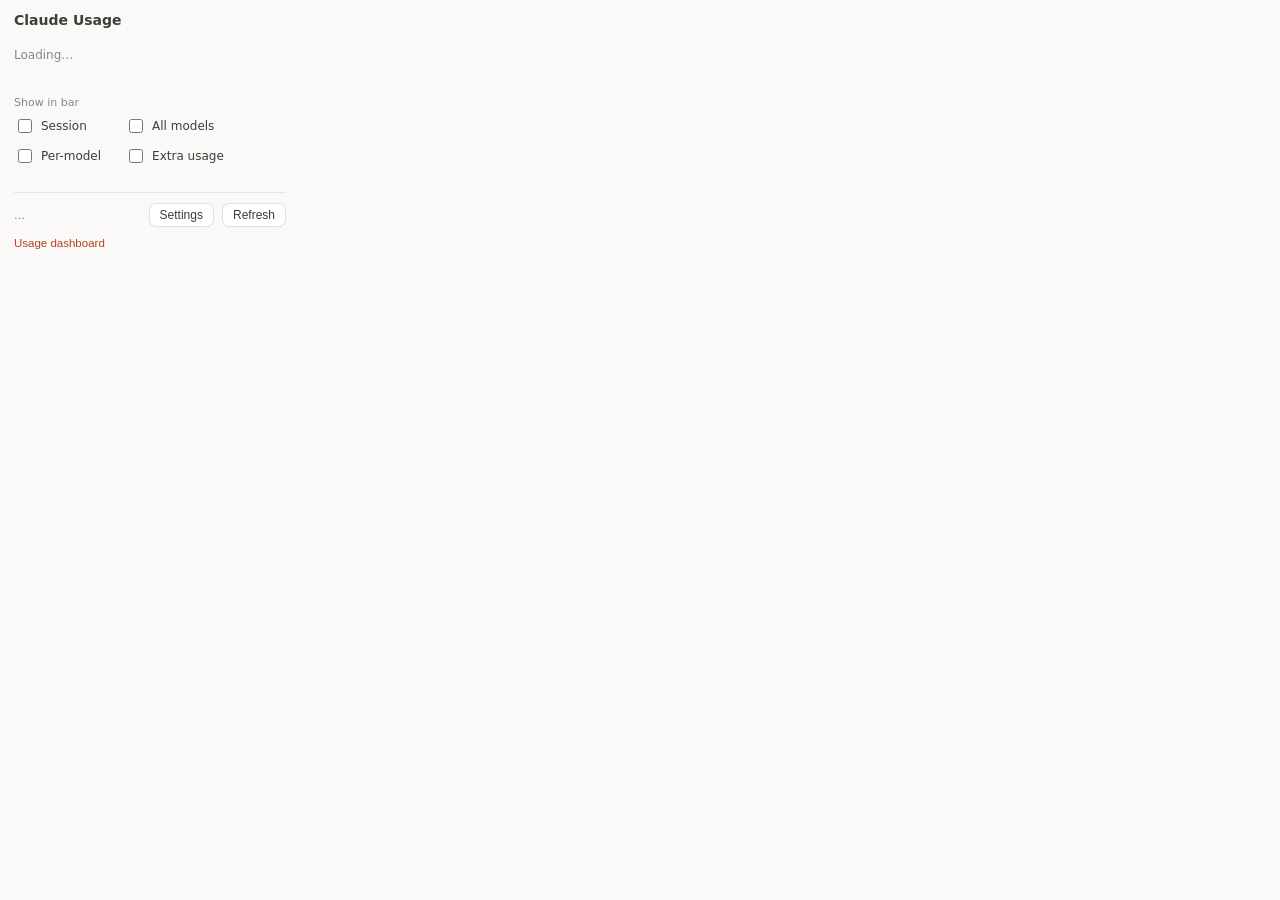
<file: claude-extension/popup.html>
<!doctype html>
<html lang="en">
  <head>
    <meta charset="utf-8" />
    <meta name="viewport" content="width=device-width, initial-scale=1" />
    <link rel="stylesheet" href="popup.css" />
  </head>
  <body>
    <div class="p-wrap">
      <div class="p-head">
        <span class="p-title">Claude Usage</span>
        <span id="tier" class="p-tier" hidden></span>
      </div>

      <div id="rows" class="p-rows"><div class="p-empty">Loading…</div></div>

      <div class="p-show">
        <span class="p-show-label">Show in bar</span>
        <div class="p-chks">
          <label class="p-chk"><input type="checkbox" data-show="session" /><span>Session</span></label>
          <label class="p-chk"><input type="checkbox" data-show="allModels" /><span>All models</span></label>
          <label class="p-chk" title="Per-model and per-surface limits, such as a Fable-only or Cowork weekly limit"><input type="checkbox" data-show="scoped" /><span>Per-model</span></label>
          <label class="p-chk" title="Extra usage spend, when there is any"><input type="checkbox" data-show="credits" /><span>Extra usage</span></label>
        </div>
      </div>

      <div class="p-alerts">
        <span id="alerts-state" class="p-alerts-state"></span>
        <button id="alerts-toggle" class="p-link" type="button"></button>
      </div>

      <div class="p-foot">
        <span id="status" class="p-status">…</span>
        <div class="p-actions">
          <button id="settings" class="p-btn">Settings</button>
          <button id="refresh" class="p-btn">Refresh</button>
        </div>
      </div>

      <div class="p-links">
        <button id="dashboard" class="p-link" type="button">Usage dashboard</button>
      </div>
    </div>

    <script src="usage.js"></script>
    <script src="session.js"></script>
    <script src="history.js"></script>
    <script src="charts.js"></script>
    <script src="alerts.js"></script>
    <script src="popup.js"></script>
  </body>
</html>
</file>
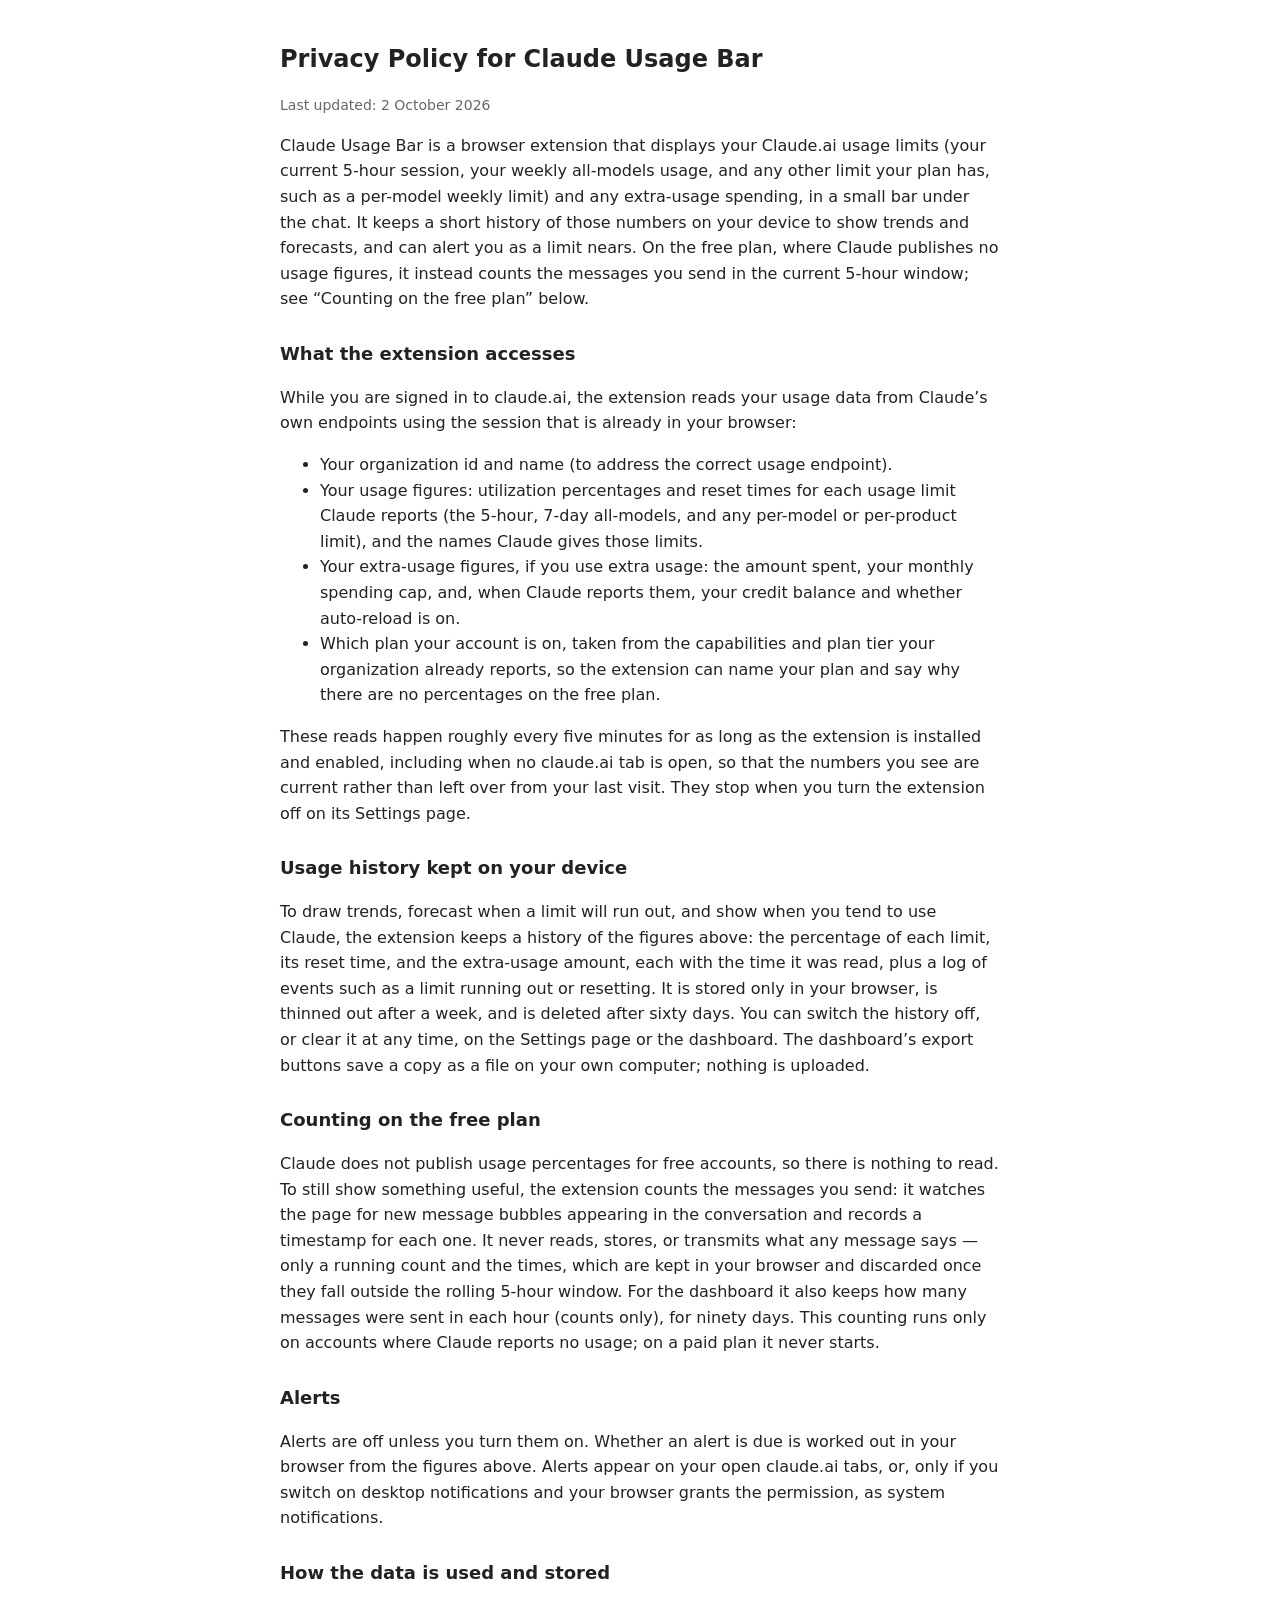
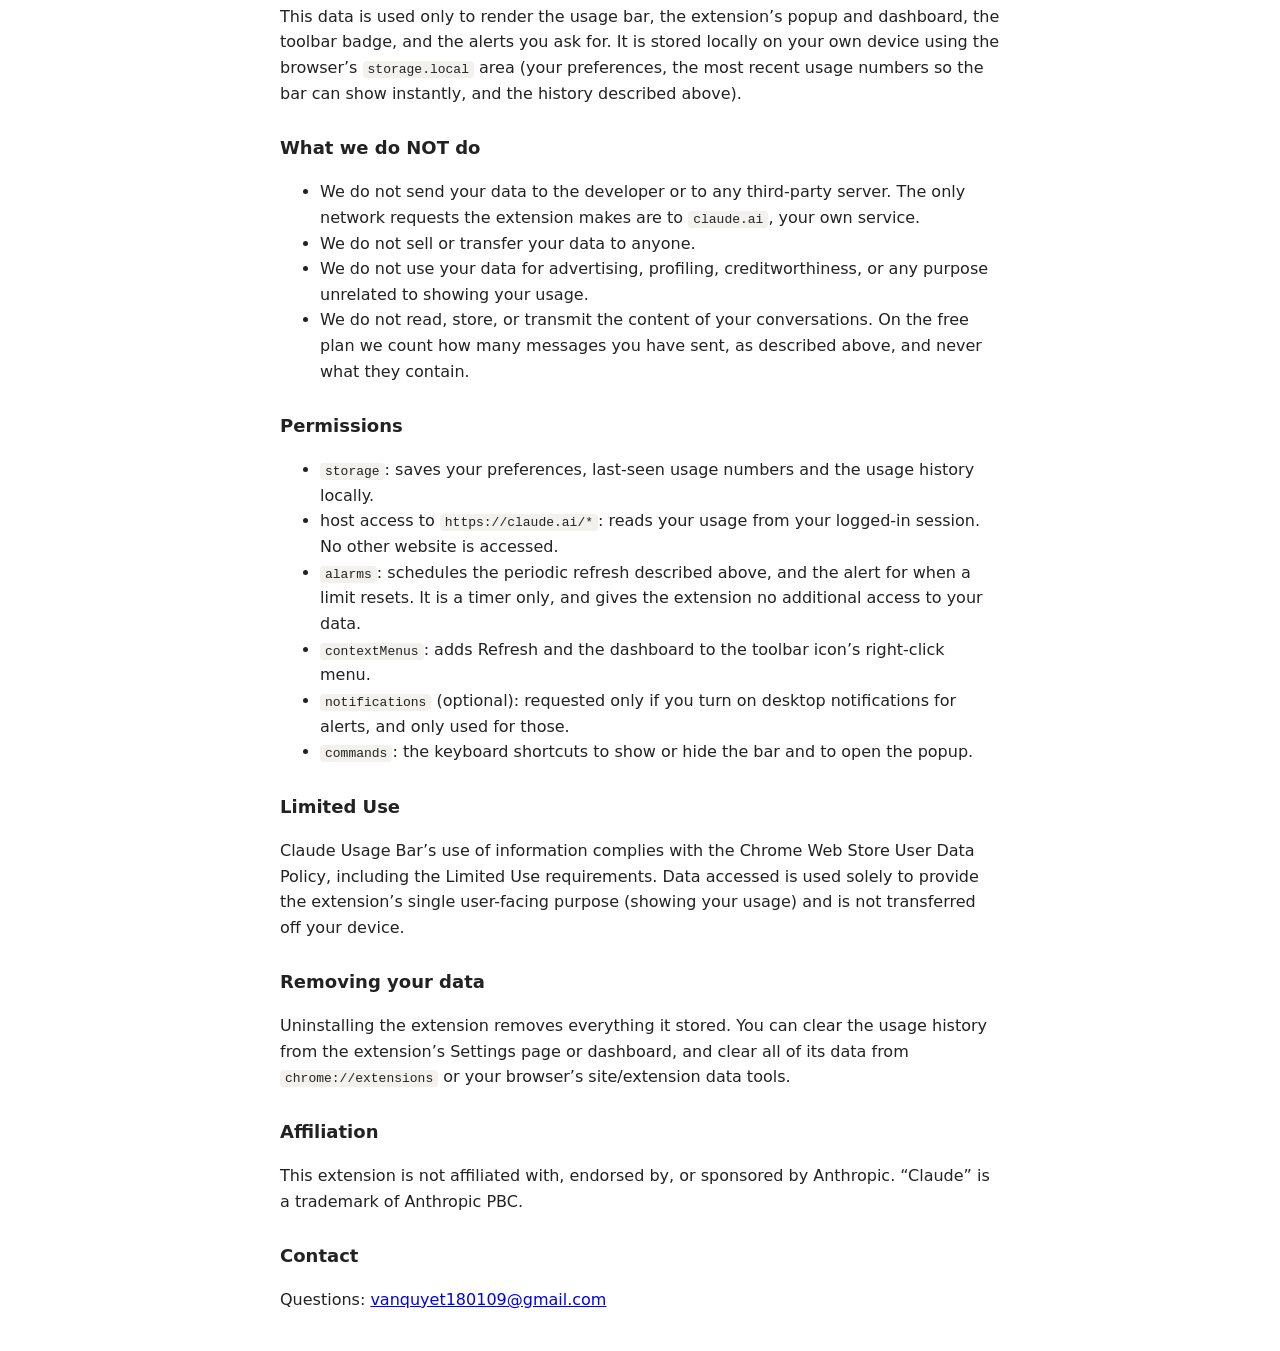
<file: claude-extension/privacy-policy.html>
<!doctype html>
<html lang="en">
<head>
<meta charset="utf-8" />
<meta name="viewport" content="width=device-width, initial-scale=1" />
<title>Claude Usage Bar Privacy Policy</title>
<style>
  body{max-width:720px;margin:40px auto;padding:0 20px;font-family:system-ui,-apple-system,"Segoe UI",sans-serif;line-height:1.6;color:#222}
  h1{font-size:24px} h2{font-size:18px;margin-top:28px} code{background:#f2f1ee;padding:1px 5px;border-radius:4px}
  .muted{color:#666;font-size:14px}
</style>
</head>
<body>
  <h1>Privacy Policy for Claude Usage Bar</h1>
  <p class="muted">Last updated: 2 October 2026</p>

  <p>Claude Usage Bar is a browser extension that displays your Claude.ai usage
  limits (your current 5-hour session, your weekly all-models usage, and any other
  limit your plan has, such as a per-model weekly limit) and any extra-usage
  spending, in a small bar under the chat. It keeps a short history of those
  numbers on your device to show trends and forecasts, and can alert you as a limit
  nears. On the free plan, where Claude publishes no usage figures, it instead
  counts the messages you send in the current 5-hour window; see “Counting on the
  free plan” below.</p>

  <h2>What the extension accesses</h2>
  <p>While you are signed in to claude.ai, the extension reads your usage data from
  Claude’s own endpoints using the session that is already in your browser:</p>
  <ul>
    <li>Your organization id and name (to address the correct usage endpoint).</li>
    <li>Your usage figures: utilization percentages and reset times for each usage
      limit Claude reports (the 5-hour, 7-day all-models, and any per-model or
      per-product limit), and the names Claude gives those limits.</li>
    <li>Your extra-usage figures, if you use extra usage: the amount spent, your
      monthly spending cap, and, when Claude reports them, your credit balance and
      whether auto-reload is on.</li>
    <li>Which plan your account is on, taken from the capabilities and plan tier
      your organization already reports, so the extension can name your plan and
      say why there are no percentages on the free plan.</li>
  </ul>
  <p>These reads happen roughly every five minutes for as long as the extension is
  installed and enabled, including when no claude.ai tab is open, so that the
  numbers you see are current rather than left over from your last visit. They
  stop when you turn the extension off on its Settings page.</p>

  <h2>Usage history kept on your device</h2>
  <p>To draw trends, forecast when a limit will run out, and show when you tend to
  use Claude, the extension keeps a history of the figures above: the percentage of
  each limit, its reset time, and the extra-usage amount, each with the time it was
  read, plus a log of events such as a limit running out or resetting. It is stored
  only in your browser, is thinned out after a week, and is deleted after sixty
  days. You can switch the history off, or clear it at any time, on the Settings
  page or the dashboard. The dashboard’s export buttons save a copy as a file on
  your own computer; nothing is uploaded.</p>

  <h2>Counting on the free plan</h2>
  <p>Claude does not publish usage percentages for free accounts, so there is
  nothing to read. To still show something useful, the extension counts the
  messages you send: it watches the page for new message bubbles appearing in the
  conversation and records a timestamp for each one. It never reads, stores, or
  transmits what any message says — only a running count and the times, which are
  kept in your browser and discarded once they fall outside the rolling 5-hour
  window. For the dashboard it also keeps how many messages were sent in each hour
  (counts only), for ninety days. This counting runs only on accounts where Claude
  reports no usage; on a paid plan it never starts.</p>

  <h2>Alerts</h2>
  <p>Alerts are off unless you turn them on. Whether an alert is due is worked out
  in your browser from the figures above. Alerts appear on your open claude.ai tabs,
  or, only if you switch on desktop notifications and your browser grants the
  permission, as system notifications.</p>

  <h2>How the data is used and stored</h2>
  <p>This data is used only to render the usage bar, the extension’s popup and
  dashboard, the toolbar badge, and the alerts you ask for. It is stored locally
  on your own device using the browser’s <code>storage.local</code> area (your
  preferences, the most recent usage numbers so the bar can show instantly, and the
  history described above).</p>

  <h2>What we do NOT do</h2>
  <ul>
    <li>We do not send your data to the developer or to any third-party server.
      The only network requests the extension makes are to <code>claude.ai</code>,
      your own service.</li>
    <li>We do not sell or transfer your data to anyone.</li>
    <li>We do not use your data for advertising, profiling, creditworthiness, or
      any purpose unrelated to showing your usage.</li>
    <li>We do not read, store, or transmit the content of your conversations. On
      the free plan we count how many messages you have sent, as described above,
      and never what they contain.</li>
  </ul>

  <h2>Permissions</h2>
  <ul>
    <li><code>storage</code>: saves your preferences, last-seen usage numbers and the
      usage history locally.</li>
    <li>host access to <code>https://claude.ai/*</code>: reads your usage from your
      logged-in session. No other website is accessed.</li>
    <li><code>alarms</code>: schedules the periodic refresh described above, and the
      alert for when a limit resets. It is a timer only, and gives the extension no
      additional access to your data.</li>
    <li><code>contextMenus</code>: adds Refresh and the dashboard to the toolbar
      icon’s right-click menu.</li>
    <li><code>notifications</code> (optional): requested only if you turn on desktop
      notifications for alerts, and only used for those.</li>
    <li><code>commands</code>: the keyboard shortcuts to show or hide the bar and to
      open the popup.</li>
  </ul>

  <h2>Limited Use</h2>
  <p>Claude Usage Bar’s use of information complies with the Chrome Web Store User
  Data Policy, including the Limited Use requirements. Data accessed is used solely
  to provide the extension’s single user-facing purpose (showing your usage) and is
  not transferred off your device.</p>

  <h2>Removing your data</h2>
  <p>Uninstalling the extension removes everything it stored. You can clear the
  usage history from the extension’s Settings page or dashboard, and clear all of
  its data from <code>chrome://extensions</code> or your browser’s site/extension
  data tools.</p>

  <h2>Affiliation</h2>
  <p>This extension is not affiliated with, endorsed by, or sponsored by Anthropic.
  “Claude” is a trademark of Anthropic PBC.</p>

  <h2>Contact</h2>
  <p>Questions: <a href="mailto:vanquyet180109@gmail.com">vanquyet180109@gmail.com</a></p>
</body>
</html>
</file>
<file: claude-extension/dashboard.css>
/* dashboard.css: the usage dashboard. Same visual language as Settings (cards,
   the orange accent, the system sans), with the chart tokens on top.

   Colour roles, so light and dark swap in one place:
   - ink-1/2/3: text, from primary to axis labels (all >= 4.5:1 on the card)
   - low/mid/high: the bar's own meter colours (blue / Claude orange / red)
   - s1..s8: series identity in the history chart, in a fixed order validated
     for colour-blind separation on these card surfaces; assigned by limit,
     never by rank, so hiding one never repaints the rest
   - h0..h6: one-hue blue steps for the activity heatmap (flipped in dark, so
     "a little" always sits near the surface) */

:root {
  color-scheme: light;
  --bg: #faf9f7;
  --card: #ffffff;
  --border: rgba(0, 0, 0, 0.08);
  --ink-1: #3d3d3a;
  --ink-2: #5f5e59;
  --ink-3: #73726c;
  --grid: #ecebe6;
  --axis: #c9c8c0;
  --track: rgba(0, 0, 0, 0.09);
  --low: #378add; --mid: #d85a30; --high: #e2564d;
  --accent: #d85a30;
  --warn-text: #b4441f; --crit-text: #c03a32;
  --s1: #2a78d6; --s2: #eb6834; --s3: #1baf7a; --s4: #eda100;
  --s5: #e87ba4; --s6: #008300; --s7: #4a3aa7; --s8: #e34948;
  --h0: #f0efec; --h1: #cde2fb; --h2: #9ec5f4; --h3: #6da7ec; --h4: #3987e5; --h5: #1c5cab; --h6: #0d366b;
}
@media (prefers-color-scheme: dark) {
  :root {
    color-scheme: dark;
    --bg: #262624;
    --card: #2f2f2c;
    --border: rgba(255, 255, 255, 0.10);
    --ink-1: #e7e7e3;
    --ink-2: #c3c2b9;
    --ink-3: #a3a29b;
    --grid: #3a3a37;
    --axis: #55554f;
    --track: rgba(255, 255, 255, 0.13);
    --warn-text: #f0a07f; --crit-text: #f2a19b;
    --s1: #3987e5; --s2: #d95926; --s3: #199e70; --s4: #c98500;
    --s5: #d55181; --s6: #008300; --s7: #9085e9; --s8: #e66767;
    --h0: #383835; --h1: #0d366b; --h2: #184f95; --h3: #256abf; --h4: #3987e5; --h5: #6da7ec; --h6: #9ec5f4;
  }
}

* { box-sizing: border-box; }
body {
  margin: 0; background: var(--bg); color: var(--ink-1);
  font-family: ui-sans-serif, -apple-system, "Segoe UI", system-ui, sans-serif; font-size: 13px; line-height: 1.4;
}
.d-wrap { max-width: 920px; margin: 0 auto; padding: 28px 20px 56px; }
@media (max-width: 520px) { .d-wrap { padding: 20px 16px 40px; } }

button { font: inherit; color: inherit; }
.d-btn {
  border: 1px solid var(--border); background: var(--card); font-size: 12px; padding: 5px 12px;
  border-radius: 7px; cursor: pointer;
}
.d-btn:hover { background: var(--track); }
.d-btn:disabled { opacity: 0.55; cursor: default; }
.d-btn:focus-visible, .d-link:focus-visible, .d-seg button:focus-visible, .cubc-legend-item:focus-visible, .cubc-plot:focus-visible {
  outline: 2px solid var(--accent); outline-offset: 2px;
}
.d-btn-danger { color: var(--crit-text); }
.d-link { border: 0; background: none; padding: 0; font-size: 12px; color: var(--warn-text); cursor: pointer; }
.d-link:hover { text-decoration: underline; }

.d-head { display: flex; align-items: flex-end; justify-content: space-between; gap: 16px; margin-bottom: 18px; flex-wrap: wrap; }
.d-title { font-size: 22px; font-weight: 700; margin: 0; }
.d-sub { display: flex; align-items: center; gap: 8px; margin-top: 4px; color: var(--ink-2); font-size: 12px; }
.d-tier { font-size: 11px; font-weight: 600; padding: 2px 8px; border-radius: 999px; background: rgba(216,90,48,0.12); color: var(--warn-text); }
.d-head-actions { display: flex; align-items: center; gap: 10px; }
.d-status { font-size: 12px; color: var(--ink-3); }

.d-h2 { font-size: 14px; font-weight: 700; margin: 0; }
.d-h3 { font-size: 12.5px; font-weight: 600; margin: 18px 0 0; color: var(--ink-2); }
.d-empty { color: var(--ink-3); font-size: 12.5px; padding: 18px 0; }

/* ---- Right now ---------------------------------------------------------- */
.d-now { display: grid; grid-template-columns: repeat(auto-fill, minmax(200px, 1fr)); gap: 12px; margin: 10px 0 22px; }
.d-tile { background: var(--card); border: 1px solid var(--border); border-radius: 12px; padding: 14px 16px; }
.d-tile-head { display: flex; align-items: baseline; gap: 6px; }
.d-tile-label { font-weight: 600; }
.d-tile-sub { font-size: 11px; color: var(--ink-3); }
/* Proportional figures for a big standalone number. */
.d-tile-value { font-size: 28px; font-weight: 650; margin: 6px 0 8px; letter-spacing: -0.01em; }
.d-tile-unit { font-size: 14px; font-weight: 600; color: var(--ink-2); letter-spacing: 0; }
.d-meter { position: relative; height: 8px; border-radius: 999px; background: var(--track); }
.d-meter-fill { height: 100%; border-radius: 999px; background: var(--ink-3); }
.d-meter-fill.low { background: var(--low); } .d-meter-fill.mid { background: var(--mid); } .d-meter-fill.high { background: var(--high); }
.d-meter-pace { position: absolute; top: -3px; bottom: -3px; width: 2px; margin-left: -1px; border-radius: 1px; background: var(--ink-1); opacity: 0.5; }
.d-line { font-size: 11.5px; color: var(--ink-2); margin-top: 6px; }
.d-line-warn { color: var(--warn-text); font-weight: 600; }
.d-chip { display: inline-flex; align-items: center; gap: 4px; font-size: 10.5px; font-weight: 600; padding: 1px 7px; border-radius: 999px; margin-left: auto; }
.d-chip-live { background: rgba(216,90,48,0.14); color: var(--warn-text); }
.d-chip-cap { background: rgba(226,86,77,0.14); color: var(--crit-text); }
.d-chip-off { background: var(--track); color: var(--ink-2); }

/* ---- Filters ------------------------------------------------------------ */
.d-filters { display: flex; align-items: center; gap: 10px; margin: 0 0 14px; }
.d-filter-label { font-size: 12px; color: var(--ink-3); }
.d-seg { display: inline-flex; border: 1px solid var(--border); border-radius: 8px; overflow: hidden; background: var(--card); }
.d-seg button { border: 0; background: none; padding: 5px 12px; font-size: 12px; cursor: pointer; color: var(--ink-2); }
.d-seg button + button { border-left: 1px solid var(--border); }
.d-seg button[aria-pressed="true"] { background: rgba(216,90,48,0.12); color: var(--warn-text); font-weight: 600; }

/* ---- Stat tiles --------------------------------------------------------- */
.d-stats { display: grid; grid-template-columns: repeat(auto-fit, minmax(170px, 1fr)); gap: 12px; margin-bottom: 14px; }
.d-stat { background: var(--card); border: 1px solid var(--border); border-radius: 12px; padding: 12px 14px; }
.d-stat-label { font-size: 12px; color: var(--ink-2); }
.d-stat-value { font-size: 22px; font-weight: 650; margin-top: 4px; }
.d-stat-sub { font-size: 11px; color: var(--ink-3); margin-top: 2px; }

/* ---- Cards and charts --------------------------------------------------- */
.d-card { background: var(--card); border: 1px solid var(--border); border-radius: 12px; padding: 16px 18px; margin-bottom: 14px; }
.d-card[hidden] { display: none; }
.d-card-head { display: flex; align-items: flex-start; justify-content: space-between; gap: 12px; margin-bottom: 10px; }
.d-card-head > .d-link { flex: none; white-space: nowrap; margin-top: 2px; }
.d-card-head-sub { align-items: baseline; margin: 18px 0 6px; }
.d-card-head-sub .d-h3 { margin: 0; }
.d-card-sub { font-size: 12px; color: var(--ink-2); margin: 3px 0 0; }
.d-chart { position: relative; min-height: 40px; }
.d-chart.d-loading { opacity: 0.5; }   /* refetch keeps the frame */
.d-table-wrap { max-height: 340px; overflow: auto; border: 1px solid var(--border); border-radius: 8px; }

.cubc-legend { display: flex; flex-wrap: wrap; gap: 4px 14px; margin-bottom: 8px; }
.cubc-legend-item { display: inline-flex; align-items: center; gap: 6px; border: 0; background: none; padding: 2px 0; font-size: 12px; color: var(--ink-1); cursor: pointer; }
.cubc-legend-item[aria-pressed="false"] { opacity: 0.4; }
.cubc-key { display: inline-block; width: 12px; height: 2px; border-radius: 1px; flex: none; }
.cubc-key-line { height: 3px; }

.cubc-plot { position: relative; outline: none; }
.cubc-svg { display: block; overflow: visible; }
.cubc-svg text { font-family: inherit; font-size: 10.5px; fill: var(--ink-3); font-variant-numeric: tabular-nums; }
.cubc-svg .cubc-val { fill: var(--ink-1); font-weight: 600; }
.cubc-grid { stroke: var(--grid); stroke-width: 1; }
.cubc-axis { stroke: var(--axis); stroke-width: 1; }
.cubc-path { fill: none; stroke-width: 2; stroke-linejoin: round; stroke-linecap: round; }
.cubc-marker { stroke: var(--card); stroke-width: 2; }
.cubc-cross { stroke: var(--ink-3); stroke-width: 1; }
.cubc-hit { fill: transparent; cursor: crosshair; }
.cubc-bar { fill: var(--s1); }
.cubc-cell { stroke: none; }
.cubc-cell:hover { opacity: 0.8; }
.cubc-h0 { fill: var(--h0); background: var(--h0); }
.cubc-h1 { fill: var(--h1); background: var(--h1); }
.cubc-h2 { fill: var(--h2); background: var(--h2); }
.cubc-h3 { fill: var(--h3); background: var(--h3); }
.cubc-h4 { fill: var(--h4); background: var(--h4); }
.cubc-h5 { fill: var(--h5); background: var(--h5); }
.cubc-h6 { fill: var(--h6); background: var(--h6); }
.cubc-scale { display: flex; align-items: center; gap: 3px; margin-top: 8px; font-size: 11px; color: var(--ink-3); }
.cubc-scale span:first-child { margin-right: 4px; }
.cubc-scale span:last-child { margin-left: 4px; }
.cubc-swatch { display: inline-block; width: 16px; height: 10px; border-radius: 2px; }

/* Values lead, labels follow; series keyed by a short stroke. */
.cubc-tip {
  position: absolute; z-index: 5; pointer-events: none; min-width: 120px;
  background: var(--card); border: 1px solid var(--border); border-radius: 8px;
  box-shadow: 0 6px 20px rgba(0,0,0,0.14); padding: 7px 10px; font-size: 12px;
}
.cubc-tip[hidden] { display: none; }
.cubc-tip-head { font-size: 11px; color: var(--ink-3); margin-bottom: 3px; white-space: nowrap; }
.cubc-tip-row { display: flex; align-items: center; gap: 7px; white-space: nowrap; }
.cubc-tip-row b { font-weight: 650; font-variant-numeric: tabular-nums; }
.cubc-tip-label { color: var(--ink-2); }

.cubc-table { width: 100%; border-collapse: collapse; font-size: 12px; font-variant-numeric: tabular-nums; }
.cubc-table th, .cubc-table td { padding: 5px 10px; text-align: left; border-bottom: 1px solid var(--grid); white-space: nowrap; }
.cubc-table thead th { position: sticky; top: 0; background: var(--card); font-weight: 600; color: var(--ink-2); }
.cubc-table-wide th, .cubc-table-wide td { padding: 4px 6px; text-align: center; }

/* ---- Events and data ---------------------------------------------------- */
.d-events { list-style: none; margin: 10px 0 0; padding: 0; }
.d-events li { display: flex; align-items: center; gap: 10px; padding: 7px 0; border-bottom: 1px solid var(--grid); font-size: 12.5px; }
.d-events li:last-child { border-bottom: 0; }
.d-ev-icon { width: 20px; height: 20px; border-radius: 50%; display: inline-flex; align-items: center; justify-content: center; font-size: 11px; font-weight: 700; flex: none; }
.d-ev-hit, .d-ev-cap { background: rgba(226,86,77,0.14); color: var(--crit-text); }
.d-ev-reset { background: rgba(55,138,221,0.14); color: var(--s1); }
.d-ev-credits { background: rgba(216,90,48,0.14); color: var(--warn-text); }
.d-ev-time { margin-left: auto; color: var(--ink-3); font-size: 11.5px; white-space: nowrap; }
.d-actions { display: flex; flex-wrap: wrap; align-items: center; gap: 8px; margin-top: 10px; }
</file>
<file: claude-extension/options.css>
/* options.css: the Settings page. Shares the popup's visual language
   (toggle switch, buttons, account-scan list) in a wider tabbed layout. */
* { box-sizing: border-box; }
body {
  margin: 0;
  font-family: ui-sans-serif, -apple-system, "Segoe UI", system-ui, sans-serif;
  font-size: 13px; color: #3d3d3a; background: #faf9f7;
}
.o-wrap { max-width: 560px; margin: 0 auto; padding: 32px 20px 48px; }
.o-title { font-size: 20px; font-weight: 700; margin: 0 0 20px; }

.o-card {
  background: #fff; border: 1px solid rgba(0,0,0,0.08); border-radius: 12px;
  padding: 14px 16px; margin-bottom: 12px;
}

.o-row { display: flex; align-items: center; justify-content: space-between; gap: 16px; }
.o-row-text { min-width: 0; }
.o-row-label { font-weight: 600; }
.o-row-sub { font-size: 12px; opacity: 0.6; margin-top: 2px; overflow: hidden; text-overflow: ellipsis; }
.o-actions { display: flex; align-items: center; gap: 10px; flex: none; }

/* Toggle switch (shared look with the popup). */
.p-switch { position: relative; display: inline-block; width: 38px; height: 22px; flex: none; }
.p-switch input { opacity: 0; width: 0; height: 0; }
.p-slider { position: absolute; inset: 0; cursor: pointer; background: #cfcdc6; border-radius: 999px; transition: background 0.2s; }
.p-slider::before { content: ""; position: absolute; height: 16px; width: 16px; left: 3px; top: 3px; background: #fff; border-radius: 50%; transition: transform 0.2s; }
.p-switch input:checked + .p-slider { background: #d85a30; }
.p-switch input:checked + .p-slider::before { transform: translateX(16px); }

/* Badge window sub-option, greyed out while the badge is off. */
.o-suboption { margin-top: 14px; padding-top: 12px; border-top: 1px solid rgba(0,0,0,0.07); transition: opacity 0.2s; }
.o-suboption.o-disabled { opacity: 0.4; pointer-events: none; }
.o-suboption-label { margin-bottom: 8px; }
.o-radios { display: flex; flex-direction: column; gap: 8px; }
.o-radio { display: inline-flex; align-items: center; gap: 8px; font-size: 12px; cursor: pointer; }
.o-radio input { accent-color: #d85a30; width: 15px; height: 15px; cursor: pointer; }

/* What the bar shows. */
.o-show { display: flex; flex-direction: column; gap: 8px; margin-top: 12px; }
.o-select { font: inherit; font-size: 12px; padding: 4px 8px; border-radius: 7px; border: 1px solid rgba(0,0,0,0.15); background: #fff; color: inherit; flex: none; }
.o-num { font: inherit; font-size: 12px; width: 52px; padding: 2px 6px; border-radius: 6px; border: 1px solid rgba(0,0,0,0.15); background: #fff; color: inherit; font-variant-numeric: tabular-nums; }
.o-row-sub .o-num { margin: 0 2px; }
.o-swatch { display: inline-block; width: 9px; height: 9px; border-radius: 50%; margin: 0 4px 0 2px; vertical-align: 0; }
.o-sw-low { background: #378add; } .o-sw-mid { background: #d85a30; } .o-sw-high { background: #e2564d; }
.o-err { color: #c03a32; opacity: 1; }
.o-err:empty { display: none; }
.o-hint { margin-top: 10px; }
.o-keys { display: flex; flex-direction: column; gap: 8px; margin-top: 12px; }
.o-key { display: flex; align-items: center; justify-content: space-between; font-size: 12.5px; }

/* Alert thresholds: toggle chips, several at once. */
.o-chips { display: flex; flex-wrap: wrap; gap: 6px; }
.o-chip { position: relative; cursor: pointer; }
.o-chip input { position: absolute; opacity: 0; width: 0; height: 0; }
.o-chip span { display: inline-block; font-size: 12px; padding: 4px 11px; border-radius: 999px; border: 1px solid rgba(0,0,0,0.14); font-variant-numeric: tabular-nums; }
.o-chip input:checked + span { border-color: #d85a30; background: rgba(216,90,48,0.10); color: #b4441f; font-weight: 600; }
.o-chip input:focus-visible + span { outline: 2px solid #d85a30; outline-offset: 2px; }
.o-checks { display: flex; flex-direction: column; gap: 8px; margin-top: 12px; }
.o-row-inner { margin-top: 14px; padding-top: 12px; border-top: 1px solid rgba(0,0,0,0.07); }
.o-test { display: flex; align-items: center; gap: 10px; margin-top: 12px; }

/* Design chooser: two illustrated option cards. The selected card gets the
   orange accent already used by the toggle and radios. */
.o-designs { display: flex; gap: 12px; margin-top: 12px; }
.o-design { flex: 1; min-width: 0; cursor: pointer; }
.o-design input { position: absolute; opacity: 0; width: 0; height: 0; }
.o-design-card {
  border: 1.5px solid rgba(0,0,0,0.12); border-radius: 10px; padding: 10px;
  transition: border-color 0.15s, background 0.15s;
}
.o-design:hover .o-design-card { border-color: rgba(0,0,0,0.22); }
.o-design input:checked + .o-design-card { border-color: #d85a30; background: rgba(216,90,48,0.06); }
.o-design input:focus-visible + .o-design-card { outline: 2px solid #d85a30; outline-offset: 2px; }
.o-design-name { font-weight: 600; margin-top: 8px; }
.o-design-desc { font-size: 11px; opacity: 0.6; margin-top: 1px; }

/* Self-contained mockups of each layout (no external assets). */
.o-design-illus {
  height: 60px; border-radius: 8px; background: #f1f0ec; padding: 10px;
  display: flex; flex-direction: column; justify-content: center; gap: 6px; overflow: hidden;
}
.o-illus-composer { background: #fff; border: 1px solid rgba(0,0,0,0.12); border-radius: 6px; }
.o-illus-1 .o-illus-composer { height: 22px; }
.o-illus-1 .o-illus-bar { height: 6px; border-radius: 999px; background: linear-gradient(90deg, #d85a30 62%, rgba(0,0,0,0.12) 62%); }
.o-illus-2 .o-illus-composer { height: 40px; display: flex; align-items: flex-end; padding: 5px; }
.o-illus-2 .o-illus-toolbar { display: flex; align-items: center; gap: 4px; width: 100%; }
.o-illus-2 .o-illus-plus { width: 8px; height: 8px; border-radius: 50%; border: 1.5px solid rgba(0,0,0,0.32); }
.o-illus-2 .o-illus-pill { width: 26px; height: 7px; border-radius: 999px; background: linear-gradient(90deg, #d85a30 60%, rgba(0,0,0,0.15) 60%); }
.o-illus-2 .o-illus-chip { margin-left: auto; width: 22px; height: 9px; border-radius: 3px; background: rgba(0,0,0,0.14); }

.p-btn { border: 1px solid rgba(0,0,0,0.12); background: #fff; color: inherit; font-size: 12px; padding: 5px 12px; border-radius: 7px; cursor: pointer; }
.p-btn:hover { background: #f0efeb; }
.p-link { border: none; background: none; padding: 0; font-size: 12px; color: #d85a30; cursor: pointer; opacity: 0.85; text-decoration: none; }
.p-link:hover { opacity: 1; text-decoration: underline; }
.p-kbd { font-family: ui-monospace, "SF Mono", Menlo, monospace; font-size: 11px; padding: 3px 7px; border: 1px solid rgba(0,0,0,0.15); border-radius: 5px; background: rgba(0,0,0,0.03); }

/* Account scan list (shared look with the popup's previous scan UI). */
.p-scan { margin-top: 12px; padding-top: 12px; border-top: 1px solid rgba(0,0,0,0.07); display: flex; flex-direction: column; gap: 6px; }
/* display:flex outranks the UA sheet's [hidden], which left an empty divider under the account. */
.p-scan[hidden] { display: none; }
.p-scan-hint { font-size: 12px; opacity: 0.7; margin-bottom: 2px; }
.p-empty { opacity: 0.6; font-size: 12px; padding: 4px 0; }
.p-org { display: flex; align-items: center; justify-content: space-between; gap: 10px; padding: 8px 10px; border: 1px solid rgba(0,0,0,0.1); border-radius: 8px; }
.p-org-info { min-width: 0; }
.p-org-name { font-size: 12px; font-weight: 600; overflow: hidden; text-overflow: ellipsis; white-space: nowrap; }
.p-org-detail { font-size: 11px; opacity: 0.65; font-variant-numeric: tabular-nums; }
.p-use { flex: none; }

.o-foot { margin-top: 8px; text-align: center; }

@media (prefers-color-scheme: dark) {
  body { color: #e7e7e3; background: #262624; }
  .o-card { background: #2f2f2c; border-color: rgba(255,255,255,0.10); }
  .o-suboption, .p-scan { border-top-color: rgba(255,255,255,0.10); }
  .p-slider { background: #55554f; }
  .p-btn { background: #333330; border-color: rgba(255,255,255,0.14); }
  .p-btn:hover { background: #3d3d3a; }
  .p-org { border-color: rgba(255,255,255,0.14); }
  .p-kbd { border-color: rgba(255,255,255,0.18); background: rgba(255,255,255,0.05); }
  .o-design-card { border-color: rgba(255,255,255,0.14); }
  .o-design:hover .o-design-card { border-color: rgba(255,255,255,0.26); }
  .o-design input:checked + .o-design-card { border-color: #d85a30; background: rgba(216,90,48,0.16); }
  .o-design-illus { background: #232320; }
  .o-chip span { border-color: rgba(255,255,255,0.16); }
  .o-chip input:checked + span { background: rgba(216,90,48,0.18); color: #f0a07f; }
  .o-row-inner { border-top-color: rgba(255,255,255,0.10); }
  .o-select, .o-num { background: #333330; border-color: rgba(255,255,255,0.16); }
  .o-err { color: #f2a19b; }
  .o-illus-composer { background: #3a3a37; border-color: rgba(255,255,255,0.14); }
  .o-illus-2 .o-illus-plus { border-color: rgba(255,255,255,0.4); }
  .o-illus-2 .o-illus-chip { background: rgba(255,255,255,0.18); }
}
</file>
<file: claude-extension/popup.css>
/* popup.css: the slim popup. Usage, show-in-bar, footer (Settings + Refresh). */
* { box-sizing: border-box; }
body {
  margin: 0; width: 300px;
  font-family: ui-sans-serif, -apple-system, "Segoe UI", system-ui, sans-serif;
  font-size: 13px; color: #3d3d3a; background: #faf9f7;
}
.p-wrap { padding: 12px 14px 14px; }

.p-head { display: flex; align-items: center; justify-content: space-between; margin-bottom: 12px; }
.p-title { font-size: 14px; font-weight: 700; }
/* The plan ("Max 20x"), from the org's rate-limit tier. */
.p-tier { font-size: 10.5px; font-weight: 600; padding: 2px 7px; border-radius: 999px; background: rgba(216,90,48,0.12); color: #b4441f; }

.p-rows { display: flex; flex-direction: column; gap: 12px; min-height: 40px; }
.p-empty { opacity: 0.6; font-size: 12px; padding: 8px 0; }
/* Free plan: an explanation under the count, not an empty state. */
.p-note { opacity: 0.6; font-size: 11px; line-height: 1.45; padding: 6px 0 0; }
.p-row-head { display: flex; align-items: baseline; gap: 6px; margin-bottom: 5px; }
.p-label { font-weight: 600; }
.p-sub { font-size: 10px; opacity: 0.5; }
.p-val { margin-left: auto; font-weight: 600; font-variant-numeric: tabular-nums; }
.p-track { position: relative; height: 6px; border-radius: 999px; background: rgba(0,0,0,0.09); }
/* Where an even pace would be by now. */
.p-pace { position: absolute; top: -2px; bottom: -2px; width: 2px; margin-left: -1px; border-radius: 1px; background: currentColor; opacity: 0.5; }
/* How the limit is going: pace and projection, or the warning in orange. */
.p-fc { margin-top: 2px; font-size: 10px; opacity: 0.7; }
.p-fc-warn { opacity: 1; color: #b4441f; font-weight: 600; }
.p-fill { height: 100%; width: 0; border-radius: 999px; background: #b9b8b1; transition: width 0.4s ease; }
.p-fill.low  { background: #378add; }
.p-fill.mid  { background: #d85a30; }
.p-fill.high { background: #e2564d; }
.p-reset { margin-top: 3px; font-size: 10px; opacity: 0.55; }

/* Extra usage. The chip says what the spending is doing right now. */
.p-chip { font-size: 10px; font-weight: 600; padding: 1px 6px; border-radius: 999px; margin-left: 4px; }
.p-chip-live { background: rgba(216,90,48,0.14); color: #b4441f; }
.p-chip-cap  { background: rgba(226,86,77,0.14); color: #c03a32; }
.p-chip-off  { background: rgba(0,0,0,0.07); }
.p-note-live { opacity: 0.85; color: #b4441f; }

.p-show { margin-top: 14px; }
.p-show-label { font-size: 11px; opacity: 0.6; }
/* Two to a row, always: Session and All models, then Per-model and Extra usage. */
.p-chks { display: grid; grid-template-columns: repeat(2, max-content); gap: 10px 24px; margin-top: 7px; }
.p-chk { display: inline-flex; align-items: center; gap: 6px; font-size: 12px; cursor: pointer; }
.p-chk input { accent-color: #d85a30; width: 14px; height: 14px; cursor: pointer; }

.p-alerts { display: flex; align-items: center; justify-content: space-between; gap: 8px; margin-top: 12px; font-size: 11.5px; }
.p-alerts-state { opacity: 0.7; }
.p-foot { display: flex; align-items: center; justify-content: space-between; gap: 8px; margin-top: 14px; padding-top: 10px; border-top: 1px solid rgba(0,0,0,0.08); }
.p-status { font-size: 11px; opacity: 0.65; min-width: 0; overflow: hidden; text-overflow: ellipsis; white-space: nowrap; }
.p-actions { display: flex; gap: 8px; flex: none; }
.p-btn { border: 1px solid rgba(0,0,0,0.12); background: #fff; color: inherit; font-size: 12px; padding: 4px 10px; border-radius: 7px; cursor: pointer; min-width: 64px; }
.p-btn:hover { background: #f0efeb; }
.p-btn:disabled { opacity: 0.55; cursor: default; }
.p-btn:focus-visible { outline: 2px solid #d85a30; outline-offset: 1px; }

/* The last day of a limit, between its name and its value. */
.p-row-head .cubc-spark { margin-left: auto; align-self: center; }
.p-row-head .cubc-spark + .p-val { margin-left: 8px; }
.cubc-spark-line { fill: none; stroke: #9a9992; stroke-width: 1.5; stroke-linejoin: round; stroke-linecap: round; }
.cubc-spark-dot { fill: #d85a30; }

.p-links { display: flex; justify-content: space-between; gap: 8px; margin-top: 10px; }
.p-link { border: 0; background: none; padding: 0; font-size: 11.5px; color: #b4441f; cursor: pointer; text-decoration: none; }
.p-link:hover { text-decoration: underline; }
.p-link:focus-visible { outline: 2px solid #d85a30; outline-offset: 2px; }

@media (prefers-reduced-motion: reduce) { .p-fill { transition: none; } }

@media (prefers-color-scheme: dark) {
  body { color: #e7e7e3; background: #262624; }
  .p-track { background: rgba(255,255,255,0.13); }
  .p-foot { border-top-color: rgba(255,255,255,0.12); }
  .p-btn { background: #333330; border-color: rgba(255,255,255,0.14); }
  .p-btn:hover { background: #3d3d3a; }
  .p-tier, .p-chip-live { background: rgba(216,90,48,0.22); color: #f0a07f; }
  .p-chip-cap { background: rgba(226,86,77,0.22); color: #f2a19b; }
  .p-chip-off { background: rgba(255,255,255,0.1); }
  .p-note-live, .p-fc-warn, .p-link { color: #f0a07f; }
  .cubc-spark-line { stroke: #8f8e88; }
}
</file>
